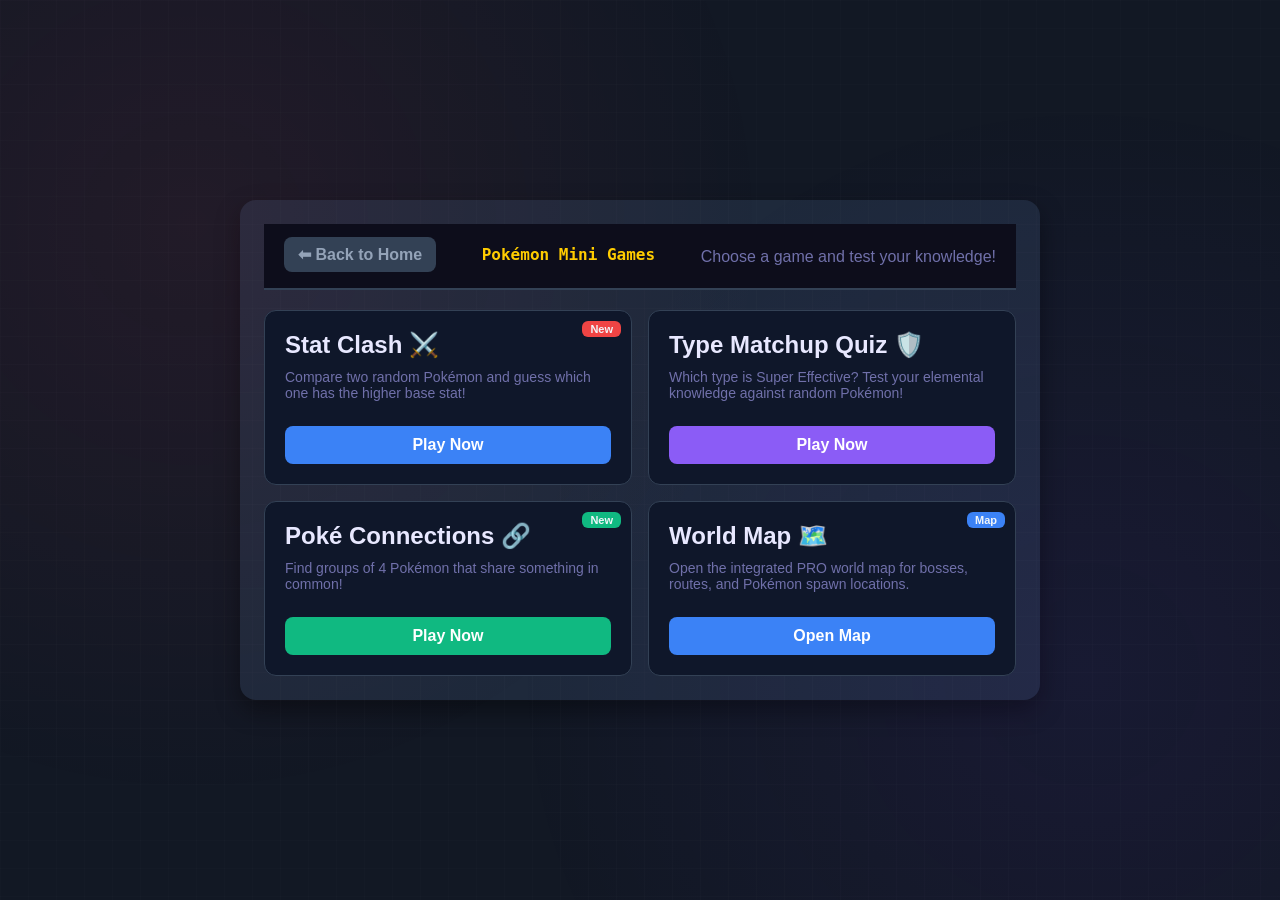
<file: games/index.html>
<!DOCTYPE html>
<html lang="en">
<head>
    <meta charset="UTF-8">
    <meta name="viewport" content="width=device-width, initial-scale=1.0">
    <title>Pokémon Games Hub</title>
    <link rel="icon" type="image/svg+xml" href="Pikachu SVG File.svg">
    <link rel="stylesheet" href="../styles.css">
    <link rel="stylesheet" href="games.css">
</head>
<body>
    <div class="games-hub-container">
        <header class="hub-header">
            <a href="../index.html" class="back-btn">⬅ Back to Home</a>
            <h1 style="color: var(--yel); font-family: 'Press Start 2P', monospace; font-size: 16px;">Pokémon Mini Games</h1>
            <p style="color: var(--dim); margin-top: 5px;">Choose a game and test your knowledge!</p>
        </header>

        <div class="games-grid">
            <!-- Game 1 Card -->
            <div class="game-card">
                <div class="game-badge">New</div>
                <h2 style="color: var(--txt);">Stat Clash ⚔️</h2>
                <p style="color: var(--dim); font-size: 14px; margin: 10px 0;">Compare two random Pokémon and guess which one has the higher base stat!</p>
                <a href="stat-clash/index.html" class="play-btn">Play Now</a>
            </div>

            <!-- Game 2 Card -->
            <div class="game-card">
                <h2 style="color: var(--txt);">Type Matchup Quiz 🛡️</h2>
                <p style="color: var(--dim); font-size: 14px; margin: 10px 0;">Which type is Super Effective? Test your elemental knowledge against random Pokémon!</p>
                <a href="type-matchup/index.html" class="play-btn" style="background: #8b5cf6;">Play Now</a>
            </div>

            <!-- Game 3 Card (NEW: Poké Connections) -->
            <div class="game-card">
                <div class="game-badge" style="background: #10b981;">New</div>
                <h2 style="color: var(--txt);">Poké Connections 🔗</h2>
                <p style="color: var(--dim); font-size: 14px; margin: 10px 0;">Find groups of 4 Pokémon that share something in common!</p>
                <a href="poke-connections/index.html" class="play-btn" style="background: #10b981;">Play Now</a>
            </div>

            <div class="game-card">
                <div class="game-badge" style="background: #3b82f6;">Map</div>
                <h2 style="color: var(--txt);">World Map 🗺️</h2>
                <p style="color: var(--dim); font-size: 14px; margin: 10px 0;">Open the integrated PRO world map for bosses, routes, and Pokémon spawn locations.</p>
                <a href="../poke-map/index.html" class="play-btn" style="background: #3b82f6;">Open Map</a>
            </div>
        </div>
    </div>
</body>
</html>
</file>
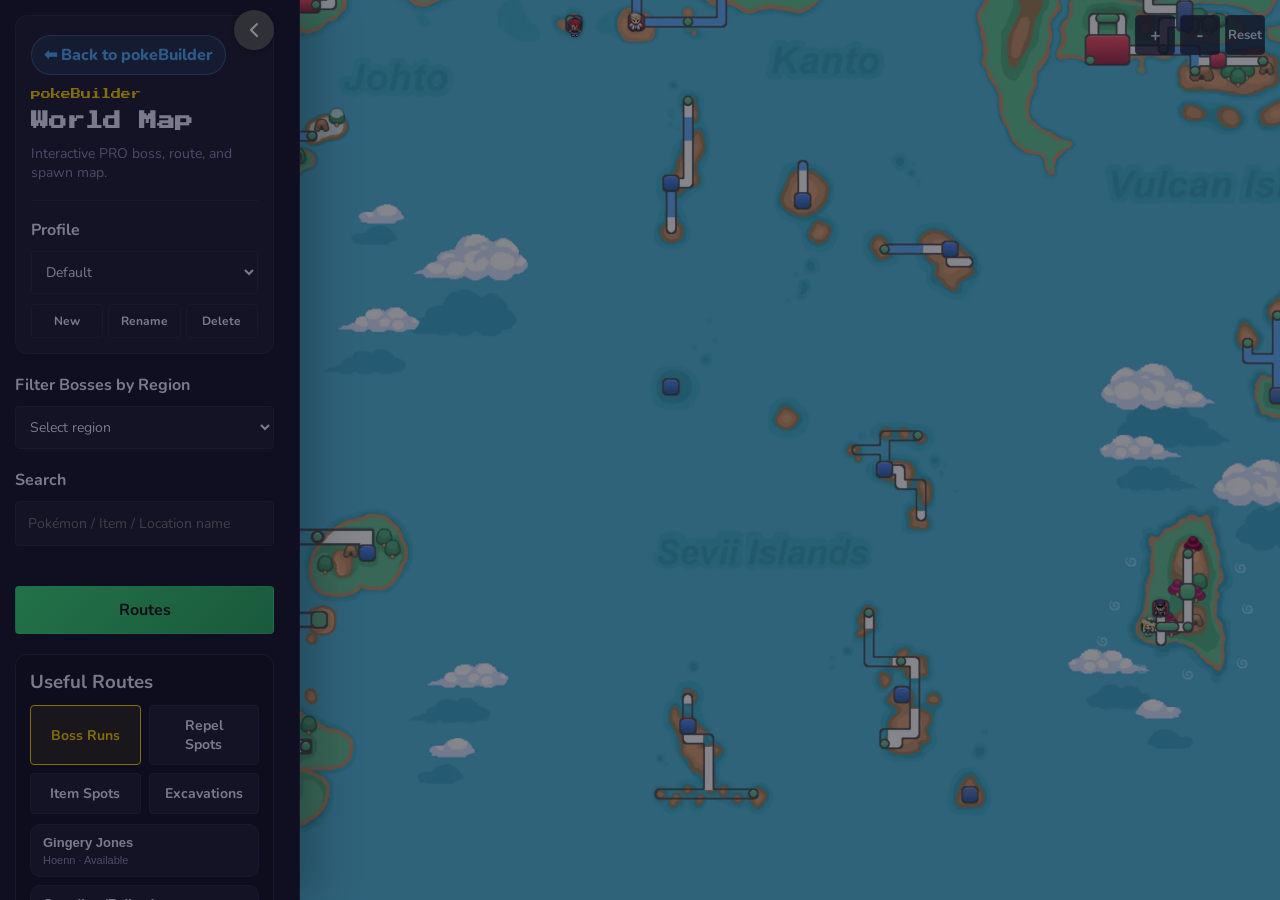
<file: poke-map/index.html>
<!DOCTYPE html>
<html lang="en">
<head>
    <meta charset="UTF-8">
    <meta name="viewport" content="width=device-width, initial-scale=1.0">
    <title>pokeBuilder World Map</title>
    <link href="https://fonts.googleapis.com/css2?family=Press+Start+2P&family=Nunito:wght@400;700;800;900&display=swap" rel="stylesheet">
    <link rel="stylesheet" href="style.css">
    <link rel="icon" href="resources/favicon.ico" type="image/x-icon">
    <link rel="shortcut icon" href="resources/favicon.ico" type="image/x-icon">
    <script src="i18n.js"></script>
    <script src="loading-overlay.js"></script>
</head>
<body>
    <div class="sidebar">
        <div class="profile-container">
            <div class="map-page-header">
                <a href="../index.html" class="back-home-btn">⬅ Back to pokeBuilder</a>
                <div class="map-brand">
                    <div class="map-brand-kicker">pokeBuilder</div>
                    <h1>World Map</h1>
                    <p>Interactive PRO boss, route, and spawn map.</p>
                </div>
            </div>
            <h3 data-i18n="profile.title">Profile</h3>
            <div class="profile-selector-container">
                <select id="profile-selector" class="filter-select"></select>
            </div>
            <div class="profile-actions-container">
                <button id="new-profile-btn" class="control-btn" data-i18n="profile.new">New</button>
                <button id="rename-profile-btn" class="control-btn" data-i18n="profile.rename">Rename</button>
                <button id="delete-profile-btn" class="control-btn" data-i18n="profile.delete">Delete</button>
            </div>
        </div>
        <div class="filter-container">
            <h3 data-i18n="filter.regionFilter">Filter Bosses by Region</h3>
            <select id="region-filter" class="filter-select">
                <option value="" disabled selected data-i18n="filter.selectRegion">Select region</option>
            </select>
        </div>
        <div class="search-container pokemon-search-container">
            <h3 data-i18n="pokesearch.pokemonTitle">Search Pokémon</h3>
            <input type="text" id="pokemon-search" class="search-input" data-i18n-placeholder="pokesearch.pokemonPlaceholder" placeholder="Enter a Pokémon name...">
            <div id="pokemon-search-results" class="search-results"></div>
        </div>
        <div class="route-creator-button-container">
            <button id="route-creator-btn" class="control-btn primary" data-i18n="buttons.routes">Routes</button>
        </div>
        <div class="useful-routes-container">
            <h3>Useful Routes</h3>
            <div class="useful-routes-tabs">
                <button class="control-btn route-preset-btn active" type="button" data-route-preset="bosses">Boss Runs</button>
                <button class="control-btn route-preset-btn" type="button" data-route-preset="repel">Repel Spots</button>
                <button class="control-btn route-preset-btn" type="button" data-route-preset="items">Item Spots</button>
                <button class="control-btn route-preset-btn" type="button" data-route-preset="excavation">Excavations</button>
            </div>
            <div id="useful-routes-panel" class="useful-routes-panel"></div>
        </div>
        <div class="repel-filter-container">
            <input type="checkbox" id="repel-filter-checkbox">
            <label for="repel-filter-checkbox" data-i18n="pokesearch.showOnlyRepel">Show only repel encounters</label>
        </div>
        <div class="toggle-buttons-container">
            <div id="pokestop-toggle-btn" class="pokestop-toggle-btn">
                <img src="resources/pokestop.webp" alt="PokéStop Toggle" title="Show/Hide PokéStops" />
                <span data-i18n="pokestop.title">PokéStop</span>
            </div>
            <div id="boss-toggle-btn" class="boss-toggle-btn">
                <img src="resources/boss.webp" alt="Boss Toggle" title="Show/Hide Bosses" />
                <span data-i18n="boss.toggle">Bosses</span>
            </div>
        </div>
        <div id="route-creator-sidebar" style="display: none;">
            <div class="route-creator-header">
                <button id="return-to-main-btn" class="control-btn" data-i18n="buttons.return">Back</button>
                <div class="route-action-buttons">
                    <button id="save-route-json-btn" class="control-btn" data-i18n="buttons.save">Save</button>
                    <button id="load-route-json-btn" class="control-btn" data-i18n="buttons.load">Load</button>
                </div>
            </div>
            
            <div class="route-selector">
                <select id="route-select" class="filter-select">
                    <option value="" disabled selected data-i18n="route.selectRoute">Select route</option>
                </select>
                <button id="new-route-btn" class="control-btn">+</button>
            </div>
            
            <div id="route-boss-list-container"></div>
            <div id="route-creator-container" style="display: none;">
                <div class="route-search-container">
                    <input type="text" id="boss-search" class="search-input" data-i18n-placeholder="search.bossPlaceholder" placeholder="Search for a boss...">
                    <div id="boss-search-results" class="search-results"></div>
                </div>
                
                <div id="selected-bosses-container">
                </div>
                <button id="save-route-btn" class="control-btn primary" data-i18n="route.saveRoute">Save route</button>
            </div>
            <div class="toggle-buttons-container route-toggle-container">
                <div id="route-pokestop-toggle-btn" class="pokestop-toggle-btn">
                    <img src="resources/pokestop.webp" alt="PokéStop Toggle" title="Show/Hide PokéStops" />
                    <span data-i18n="pokestop.title">PokéStop</span>
                </div>
                <div id="route-boss-toggle-btn" class="boss-toggle-btn">
                    <img src="resources/boss.webp" alt="Boss Toggle" title="Show/Hide Bosses" />
                    <span data-i18n="boss.toggle">Bosses</span>
                </div>
                <div id="route-excavition-toggle-btn" class="pokestop-toggle-btn">
                    <img src="resources/excavition/Excavition.webp" alt="Excavation Toggle" title="Show/Hide Excavations" />
                    <span data-i18n="excavition.title">Excavations</span>
                </div>
            </div>
        </div>

        <div class="page-attribution">
            Adapted from <strong>Pokemon Revolution Map</strong>. Original code © 2025 HeheheM, licensed under the MIT License.
            <a href="LICENSE">View bundled license</a>
        </div>
    </div>
    
    <div id="map-container">
        <div id="map">
            <img id="map-image" src="resources/map.webp" alt="Pokémon world map">
        </div>
        <div class="map-controls">
            <button class="control-btn" id="zoom-in" data-i18n="buttons.zoomIn">+</button>
            <button class="control-btn" id="zoom-out" data-i18n="buttons.zoomOut">-</button>
            <button class="control-btn" id="reset" data-i18n="buttons.reset">Reset</button>
        </div>
    </div>
    
    <div class="tooltip" id="tooltip"></div>
    
    <script src="profile-manager.js"></script>
    <script src="../data/bosses.js"></script>
    <script src="script.js"></script>
    <script src="pokemon-search.js"></script>
    <script src="sidebar-toggle.js"></script>
    <script src="pokestops.js"></script>
    <script src="boss-toggle.js"></script>
    <script src="excavition.js"></script>
    <script src="route-toggle-sync.js"></script>
</body>
</html>
</file>
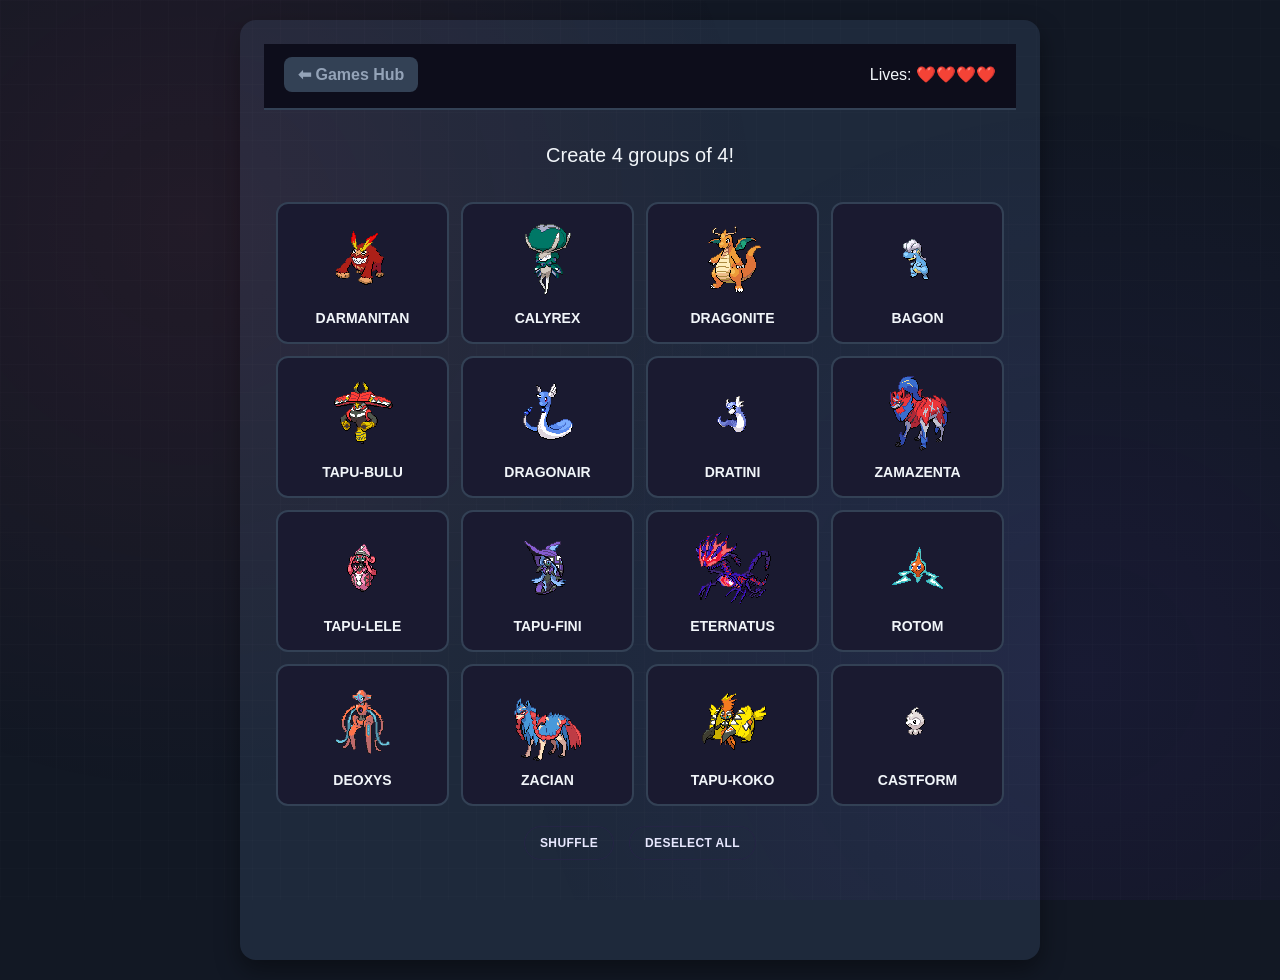
<file: games/poke-connections/index.html>
<!DOCTYPE html>
<html lang="en">
<head>
    <meta charset="UTF-8">
    <meta name="viewport" content="width=device-width, initial-scale=1.0">
    <title>Poké Connections | Pokémon Games</title>
    <link rel="icon" type="image/svg+xml" href="../Pikachu SVG File.svg">
    <link rel="stylesheet" href="../../styles.css">
    <link rel="stylesheet" href="../games.css">
</head>
<body>
    <div class="game-container">
        <header class="game-header">
            <a href="../index.html" class="back-btn">⬅ Games Hub</a>
            <div class="score-board">
                <span>Lives: <b id="lives-count" style="color:#ff6b6b">❤️❤️❤️❤️</b></span>
            </div>
        </header>

        <main class="game-arena">
            <div class="question-banner">
                Create 4 groups of 4!
            </div>

            <!-- Solved Groups Container -->
            <div id="solved-container" class="solved-groups"></div>

            <!-- Grid Container -->
            <div id="grid-container" class="connections-grid"></div>

            <div class="connections-controls">
                <button id="shuffle-btn" class="teamBtn dexBtn">Shuffle</button>
                <button id="deselect-btn" class="teamBtn dexBtn">Deselect All</button>
            </div>

            <div id="feedback-msg" class="feedback-msg"></div>
            <button id="next-puzzle-btn" class="next-btn hidden" onclick="loadNextPuzzle()">Next Puzzle ➡</button>
        </main>
    </div>

    <!-- Data & Logic -->
   <!-- Data -->
    <script src="../../data/pokemon-core.js"></script>
    <script src="../../data/sprites.js"></script>
    <script src="../../utils.js"></script>
    <script src="connections-data.js"></script>
    <script src="poke-connections.js"></script>

    
</body>
</html>
</file>
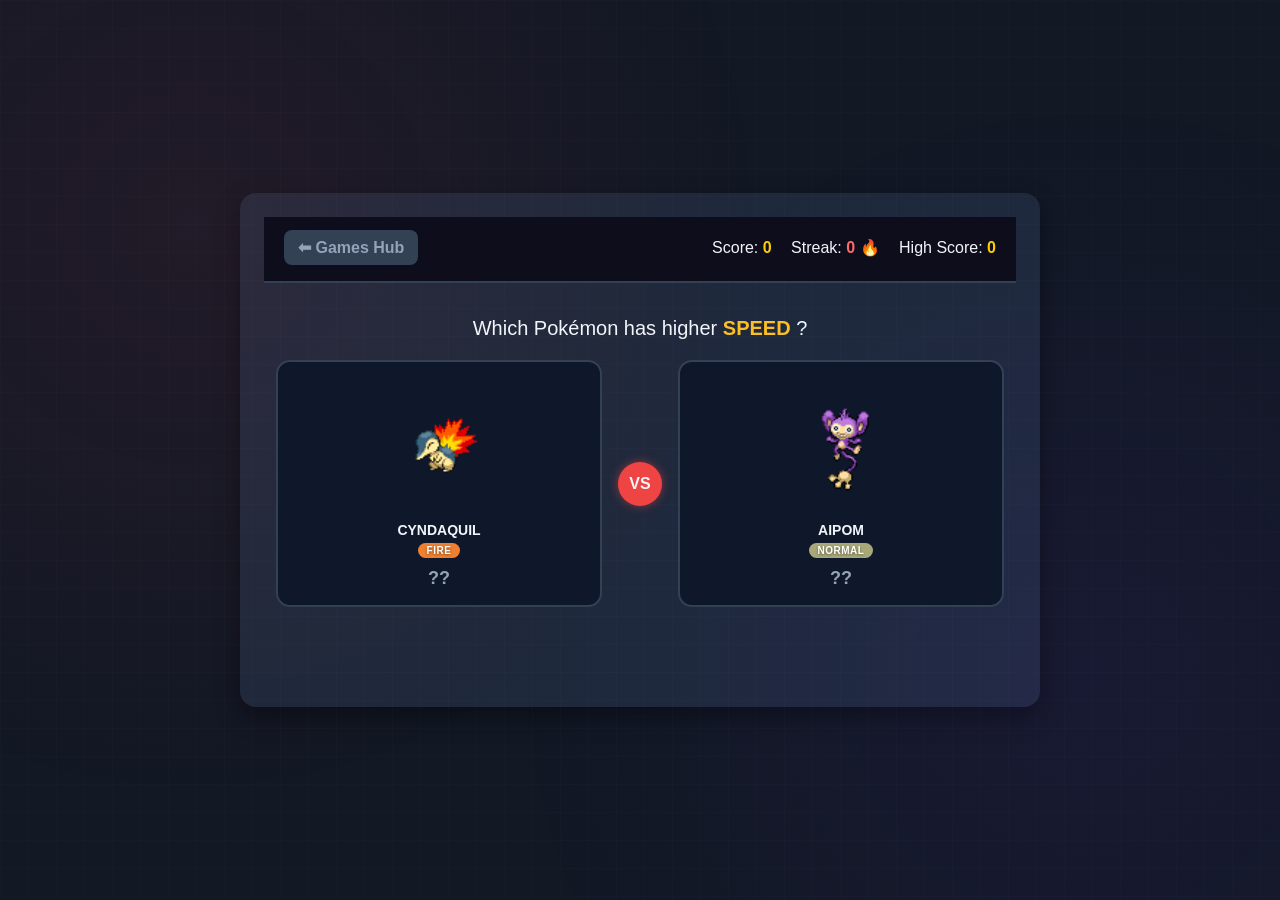
<file: games/stat-clash/index.html>
<!DOCTYPE html>
<html lang="en">
<head>
    <meta charset="UTF-8">
    <meta name="viewport" content="width=device-width, initial-scale=1.0">
    <title>Stat Clash | Pokémon Games</title>
    <!-- Favicon με σωστή διαδρομή -->
    <link rel="icon" type="image/svg+xml" href="../Pikachu SVG File.svg">
    
    <!-- Σωστά paths για τα CSS (δύο επίπεδα πίσω για το styles.css) -->
    <link rel="stylesheet" href="../../styles.css">
    <link rel="stylesheet" href="../games.css">
</head>
<body>
    <div class="game-container">
        <header class="game-header">
            <a href="../index.html" class="back-btn">⬅ Games Hub</a>
            <div class="score-board">
                <span>Score: <b id="current-score" style="color:var(--yel)">0</b></span>
                <span style="margin: 0 15px;">Streak: <b id="streak-score" style="color:#ff6b6b">0 🔥</b></span>
                <span>High Score: <b id="high-score" style="color:var(--yel)">0</b></span>
            </div>
        </header>

        <main class="game-arena">
            <div class="question-banner">
                Which Pokémon has higher <span id="target-stat" class="stat-highlight">...</span>?
            </div>

            <div class="pokemon-matchup" id="matchup-container">
                <!-- Pokémon 1 -->
                <div class="poke-card" id="card-1" onclick="choosePokemon(0)">
                    <div class="poke-img-wrap" id="poke-img-wrap-1"></div>
                    <h3 id="poke-name-1" class="pn">---</h3>
                    <div class="poke-types tr" id="poke-types-1" style="justify-content:center; margin-top:5px;"></div>
                    <div class="stat-result" id="stat-val-1">??</div>
                </div>

                <div class="vs-circle">VS</div>

                <!-- Pokémon 2 -->
                <div class="poke-card" id="card-2" onclick="choosePokemon(1)">
                    <div class="poke-img-wrap" id="poke-img-wrap-2"></div>
                    <h3 id="poke-name-2" class="pn">---</h3>
                    <div class="poke-types tr" id="poke-types-2" style="justify-content:center; margin-top:5px;"></div>
                    <div class="stat-result" id="stat-val-2">??</div>
                </div>
            </div>

            <div id="feedback-msg" class="feedback-msg"></div>
            <button id="next-btn" class="next-btn hidden" onclick="startNewRound()">Next Round ➡</button>
        </main>
    </div>

    <!-- Φόρτωση των δεδομένων με τα σωστά paths (../../ για τον root φάκελο) -->
    <script src="../../data/TC.js"></script>
    <script src="../../data/pokemon-core.js"></script>
    <script src="../../data/base_stats.js"></script>
    <script src="../../data/sprites.js"></script>
    <script src="../../utils.js"></script>
    
    <!-- Λογική Παιχνιδιού (βρίσκεται στον ίδιο φάκελο) -->
    <script src="stat-clash.js"></script>
</body>
</html>
</file>
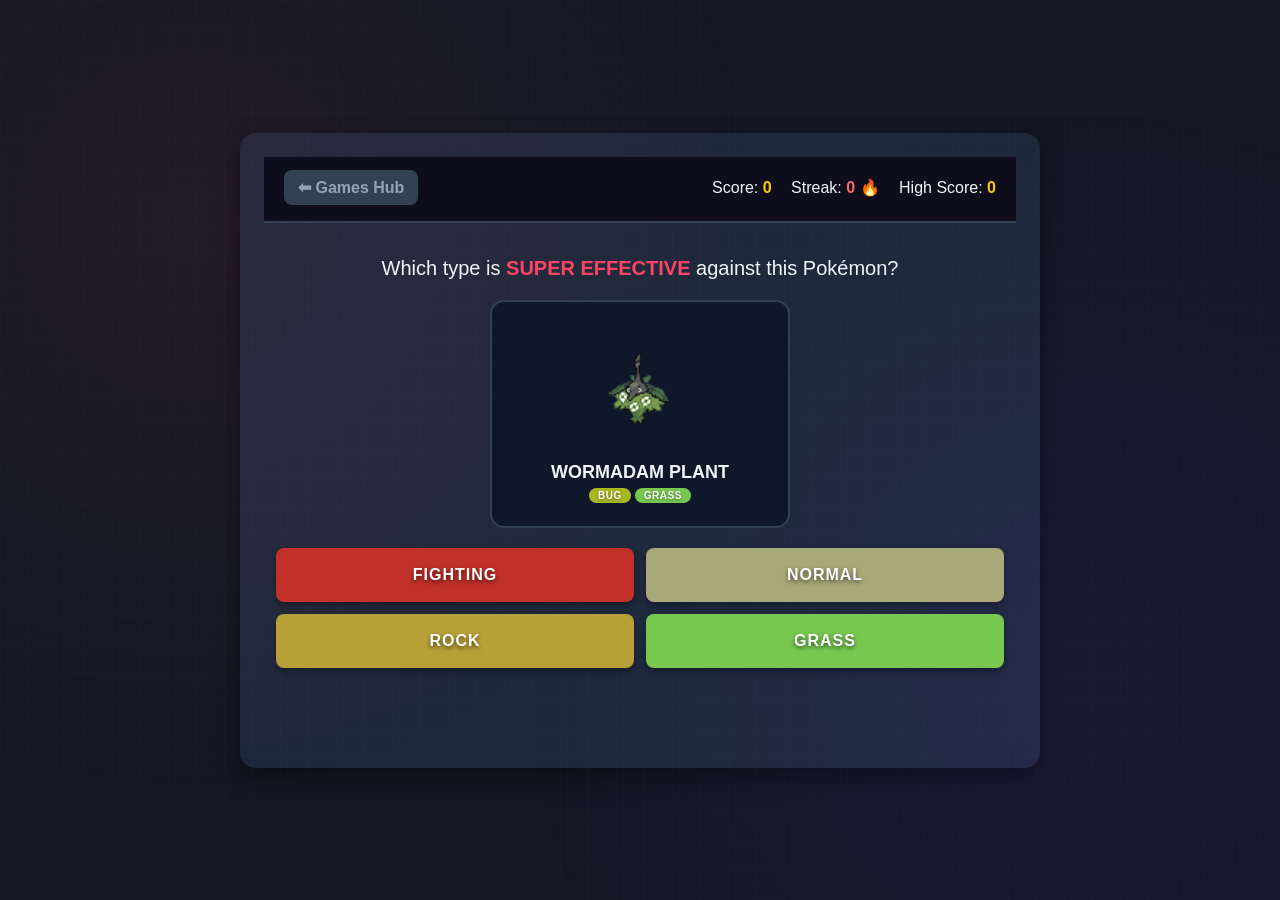
<file: games/type-matchup/index.html>
<!DOCTYPE html>
<html lang="en">
<head>
    <meta charset="UTF-8">
    <meta name="viewport" content="width=device-width, initial-scale=1.0">
    <title>Type Matchup | Pokémon Games</title>
    <!-- Το favicon είναι έναν φάκελο πίσω -->
    <link rel="icon" type="image/svg+xml" href="../Pikachu SVG File.svg">
    <!-- Το βασικό CSS είναι 2 φακέλους πίσω -->
    <link rel="stylesheet" href="../../styles.css">
    <!-- Το games.css είναι 1 φάκελο πίσω -->
    <link rel="stylesheet" href="../games.css">
</head>
<body>
    <div class="game-container">
        <header class="game-header">
            <a href="../index.html" class="back-btn">⬅ Games Hub</a>
            <div class="score-board">
                <span>Score: <b id="current-score" style="color:var(--yel)">0</b></span>
                <span style="margin: 0 15px;">Streak: <b id="streak-score" style="color:#ff6b6b">0 🔥</b></span>
                <span>High Score: <b id="high-score" style="color:var(--yel)">0</b></span>
            </div>
        </header>

        <main class="game-arena">
            <div class="question-banner">
                Which type is <span class="stat-highlight" style="color: #ff4466;">SUPER EFFECTIVE</span> against this Pokémon?
            </div>

            <div class="pokemon-matchup" id="matchup-container" style="justify-content: center; margin-bottom: 20px;">
                <!-- Target Pokémon -->
                <div class="poke-card" id="target-card" style="max-width: 300px; width: 100%; cursor: default;">
                    <div class="poke-img-wrap" id="poke-img-wrap"></div>
                    <h3 id="poke-name" class="pn" style="font-size: 18px;">---</h3>
                    <div class="poke-types tr" id="poke-types" style="justify-content:center; margin-top:5px;"></div>
                </div>
            </div>

            <!-- Type Buttons -->
            <div class="type-options-grid" id="options-container">
                <!-- Buttons injected via JS -->
            </div>

            <div id="feedback-msg" class="feedback-msg"></div>
            <button id="next-btn" class="next-btn hidden" onclick="startNewRound()">Next Round ➡</button>
        </main>
    </div>

    <!-- Data & Utils (2 φακέλους πίσω) -->
    <script src="../../data/TC.js"></script>
    <script src="../../data/pokemon-core.js"></script>
    <script src="../../data/sprites.js"></script>
    <script src="../../utils.js"></script>
    
    <!-- Game Logic (στον ίδιο φάκελο) -->
    <script src="type-matchup.js"></script>
</body>
</html>
</file>
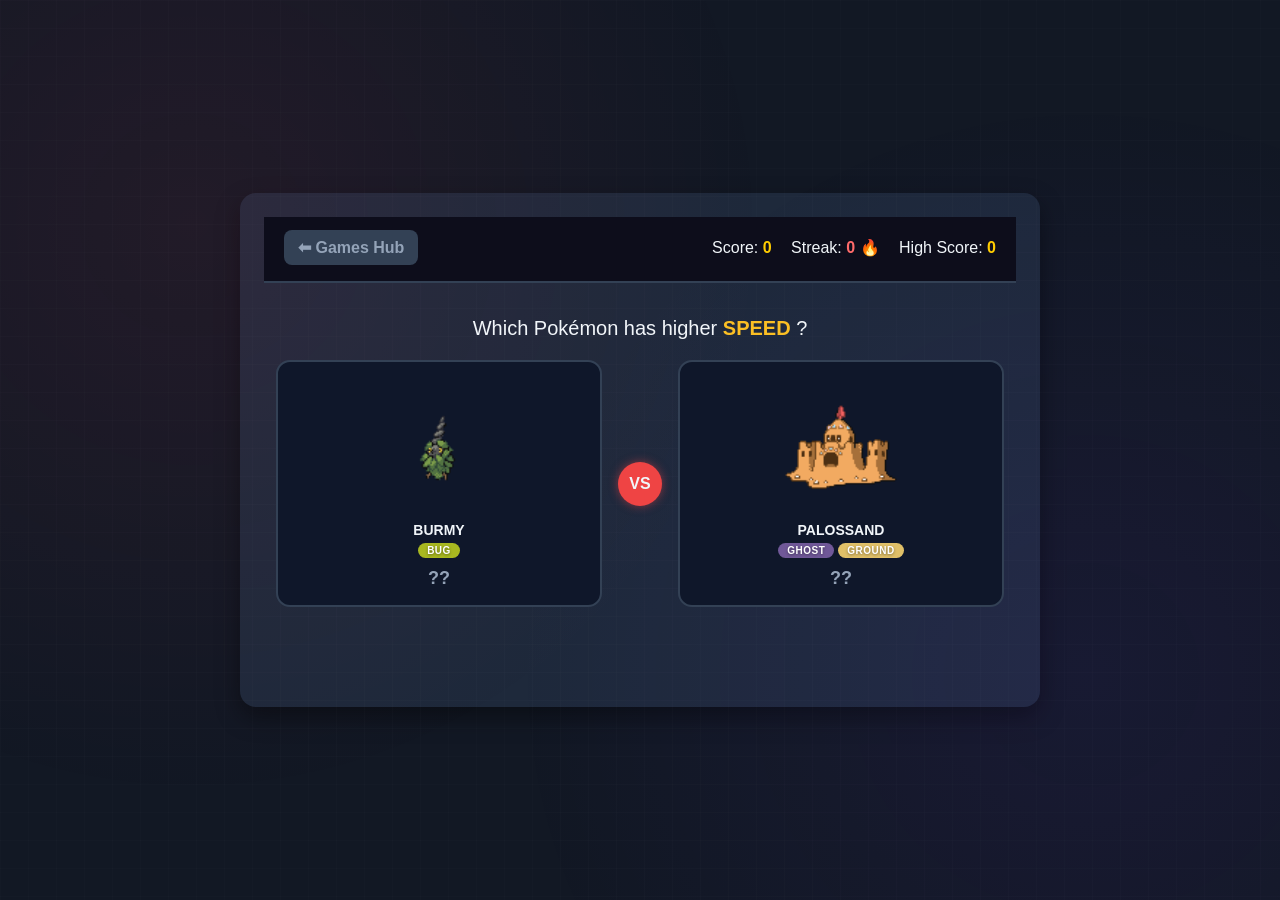
<file: games/stat-clash.html>
<!DOCTYPE html>
<html lang="en">

    <head>
    <meta charset="UTF-8">
    <meta name="viewport" content="width=device-width, initial-scale=1.0">
    <title>Stat Clash | Pokémon Games</title>
    <!-- Το νέο σου Favicon -->
    <link rel="icon" type="image/svg+xml" href="Pikachu SVG File.svg">
    
    <link rel="stylesheet" href="../styles.css">
    <link rel="stylesheet" href="games.css">
</head>
    
<body>
    <div class="game-container">
        <header class="game-header">
            <a href="index.html" class="back-btn">⬅ Games Hub</a>
            <div class="score-board">
                <span>Score: <b id="current-score" style="color:var(--yel)">0</b></span>
                <span style="margin: 0 15px;">Streak: <b id="streak-score" style="color:#ff6b6b">0 🔥</b></span>
                <span>High Score: <b id="high-score" style="color:var(--yel)">0</b></span>
            </div>
        </header>

        <main class="game-arena">
            <div class="question-banner">
                Which Pokémon has higher <span id="target-stat" class="stat-highlight">...</span>?
            </div>

            <div class="pokemon-matchup" id="matchup-container">
                <!-- Pokémon 1 -->
                <div class="poke-card" id="card-1" onclick="choosePokemon(0)">
                    <div class="poke-img-wrap" id="poke-img-wrap-1"></div>
                    <h3 id="poke-name-1" class="pn">---</h3>
                    <div class="poke-types tr" id="poke-types-1" style="justify-content:center; margin-top:5px;"></div>
                    <div class="stat-result" id="stat-val-1">??</div>
                </div>

                <div class="vs-circle">VS</div>

                <!-- Pokémon 2 -->
                <div class="poke-card" id="card-2" onclick="choosePokemon(1)">
                    <div class="poke-img-wrap" id="poke-img-wrap-2"></div>
                    <h3 id="poke-name-2" class="pn">---</h3>
                    <div class="poke-types tr" id="poke-types-2" style="justify-content:center; margin-top:5px;"></div>
                    <div class="stat-result" id="stat-val-2">??</div>
                </div>
            </div>

            <div id="feedback-msg" class="feedback-msg"></div>
            <button id="next-btn" class="next-btn hidden" onclick="startNewRound()">Next Round ➡</button>
        </main>
    </div>

    <!-- Φόρτωση των δεδομένων -->
    <script src="../data/TC.js"></script>
    <script src="../data/pokemon-core.js"></script>
    <script src="../data/base_stats.js"></script>
    <script src="../data/sprites.js"></script>
    <script src="../utils.js"></script>
    
    <!-- Λογική Παιχνιδιού -->
    <script src="stat-clash.js"></script>
</body>
</html>
</file>
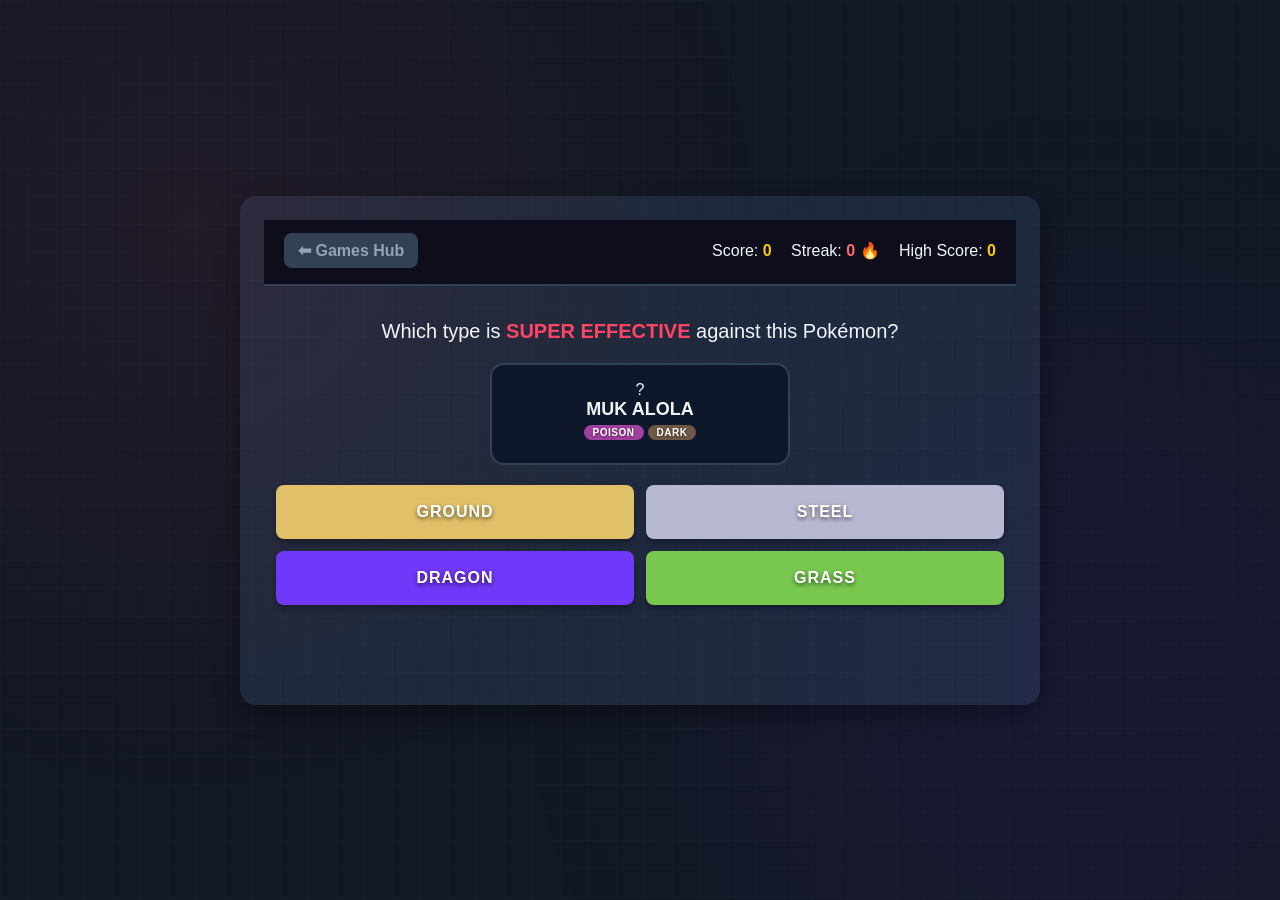
<file: games/type.matchup.html>
<!DOCTYPE html>
<html lang="en">
<head>
    <meta charset="UTF-8">
    <meta name="viewport" content="width=device-width, initial-scale=1.0">
    <title>Type Matchup | Pokémon Games</title>
    <link rel="icon" type="image/svg+xml" href="Pikachu SVG File.svg">
    <link rel="stylesheet" href="../styles.css">
    <link rel="stylesheet" href="games.css">
</head>
<body>
    <div class="game-container">
        <header class="game-header">
            <a href="index.html" class="back-btn">⬅ Games Hub</a>
            <div class="score-board">
                <span>Score: <b id="current-score" style="color:var(--yel)">0</b></span>
                <span style="margin: 0 15px;">Streak: <b id="streak-score" style="color:#ff6b6b">0 🔥</b></span>
                <span>High Score: <b id="high-score" style="color:var(--yel)">0</b></span>
            </div>
        </header>

        <main class="game-arena">
            <div class="question-banner">
                Which type is <span class="stat-highlight" style="color: #ff4466;">SUPER EFFECTIVE</span> against this Pokémon?
            </div>

            <div class="pokemon-matchup" id="matchup-container" style="justify-content: center; margin-bottom: 20px;">
                <!-- Target Pokémon -->
                <div class="poke-card" id="target-card" style="max-width: 300px; width: 100%; cursor: default;">
                    <div class="poke-img-wrap" id="poke-img-wrap"></div>
                    <h3 id="poke-name" class="pn" style="font-size: 18px;">---</h3>
                    <div class="poke-types tr" id="poke-types" style="justify-content:center; margin-top:5px;"></div>
                </div>
            </div>

            <!-- Type Buttons -->
            <div class="type-options-grid" id="options-container">
                <!-- Τα κουμπιά θα μπουν εδώ μέσω JS -->
            </div>

            <div id="feedback-msg" class="feedback-msg"></div>
            <button id="next-btn" class="next-btn hidden" onclick="startNewRound()">Next Round ➡</button>
        </main>
    </div>

    <!-- Data & Utils -->
    <script src="../data/TC.js"></script>
    <script src="../data/pokemon-core.js"></script>
    <script src="../data/sprites.js"></script>
    <script src="../utils.js"></script>
    
    <!-- Game Logic -->
    <script src="type-matchup.js"></script>
</body>
</html>
</file>
<file: styles.css>
:root {
  --bg:#0d0d1a; --surf:#13132a; --surf2:#1a1a30;
  --brd:#252545; --txt:#e8e8ff; --dim:#7070aa;
  --red:#ff4466; --yel:#ffcc00; --r:12px;
}
body.light-mode{
  --bg:#f4f6ff; --surf:#ffffff; --surf2:#eef1ff;
  --brd:#cfd6ff; --txt:#1e2240; --dim:#59608f;
  --red:#e03131; --yel:#f59f00;
}
*{box-sizing:border-box;margin:0;padding:0}
body{background:var(--bg);color:var(--txt);font-family:'Nunito',sans-serif;min-height:100vh}
body::before{
  content:'';position:fixed;inset:0;pointer-events:none;z-index:0;
  background:
    radial-gradient(circle at 15% 25%,rgba(255,68,102,.07) 0,transparent 45%),
    radial-gradient(circle at 85% 75%,rgba(112,56,248,.07) 0,transparent 45%),
    linear-gradient(rgba(255,255,255,.012) 1px,transparent 1px),
    linear-gradient(90deg,rgba(255,255,255,.012) 1px,transparent 1px);
  background-size:100% 100%,100% 100%,28px 28px,28px 28px;
}

/* HEADER */
header {
  position: sticky; top: 0; z-index: 100;
  background: rgba(13,13,26,.97); backdrop-filter: blur(16px);
  border-bottom: 1px solid var(--brd);
  padding: 13px 20px;
  display: flex;
  align-items: center;
  gap: 16px;
  flex-wrap: nowrap;
  overflow-x: auto;
}
.logo{font-family:'Press Start 2P',monospace;font-size:13px;color:var(--yel);
  text-shadow:0 0 24px rgba(255,204,0,.5);white-space:nowrap;}
.logo span{color:var(--red)}
.sw{flex:1;min-width:180px;max-width:460px;position:relative}
#search{
  width:100%;background:var(--surf2);border:1.5px solid var(--brd);border-radius:50px;
  color:var(--txt);font-family:'Nunito',sans-serif;font-size:14px;font-weight:700;
  padding:9px 18px 9px 42px;outline:none;transition:border-color .2s,box-shadow .2s;
}
#search:focus{border-color:var(--red);box-shadow:0 0 0 3px rgba(255,68,102,.14)}
#search::placeholder{color:var(--dim)}
.si{position:absolute;left:14px;top:50%;transform:translateY(-50%);color:var(--dim);pointer-events:none;font-size:15px}

/* NAV BUTTONS CONTAINER (Σπρώχνει τα κουμπιά τέρμα δεξιά σταθερά) */
.nav-buttons {
  display: flex;
  gap: 12px;
  align-items: center;
  margin-left: auto !important;
}

/* --- NEW FILTERS LAYOUT & FORMS --- */
.filters-wrapper {
  display: flex;
  justify-content: space-between;
  align-items: center;
  flex-wrap: wrap;
  padding: 8px 20px 6px;
  gap: 15px;
  position: relative;
  z-index: 1;
}
.filters-wrapper .tfs {
  padding: 0; 
  flex: 1;
  display: flex;
  gap: 5px;
  flex-wrap: wrap;
}
.form-filters {
  display: flex;
  gap: 8px;
  flex-wrap: wrap;
  margin-left: auto !important;
}
.form-btn {
  border: 1.5px solid var(--dim);
  background: transparent;
  color: var(--dim);
  border-radius: 50px;
  padding: 4px 11px;
  font-family: 'Nunito', sans-serif;
  font-size: 10px;
  font-weight: 900;
  text-transform: uppercase;
  letter-spacing: .5px;
  cursor: pointer;
  transition: all .15s;
}
.form-btn:hover {
  border-color: var(--txt);
  color: var(--txt);
}
.form-btn.on {
  background: var(--txt);
  color: var(--bg);
  border-color: var(--txt);
}

/* TYPE FILTERS */
.tf{
  padding:4px 11px;border-radius:50px;border:1.5px solid transparent;
  cursor:pointer;background:transparent;
  font-family:'Nunito',sans-serif;font-size:10px;font-weight:900;
  text-transform:uppercase;letter-spacing:.5px;
  transition:all .15s;opacity:.5;
  color:var(--tf-color, var(--txt));
  border-color:var(--tf-color, transparent);
}
.tf:hover{opacity:.78}
.tf.on{
  opacity:1;
  color:#fff;
  border-color:var(--tf-active, var(--yel));
  background:var(--tf-active, var(--yel));
}

/* STATS */
.sb{
  padding:7px 20px;display:flex;align-items:center;gap:12px;
  position:relative;z-index:1;border-bottom:1px solid var(--brd);
  background:var(--surf);font-size:12px;font-weight:700;color:var(--dim);
}
.sb strong{color:var(--yel)}

/* GRID */
main{position:relative;z-index:1;padding:14px 12px;max-width:1700px;margin:0 auto}
#grid{display:grid;grid-template-columns:repeat(auto-fill,minmax(290px,1fr));gap:9px}

/* CARD */
.card{
  background:var(--surf);border:1px solid var(--brd);border-radius:var(--r);
  padding:11px 13px 11px 15px;
  display:grid;grid-template-columns:72px 1fr;gap:10px;align-items:start;
  transition:transform .15s,box-shadow .2s;position:relative;overflow:hidden;
}
.cardActions{margin-top:10px;display:flex;flex-wrap:wrap;gap:8px}
.mapActionBtn{
  border:1px solid #4dabf7;background:rgba(77,171,247,.12);color:#74c0fc;
  border-radius:999px;padding:6px 10px;font:900 11px 'Nunito',sans-serif;cursor:pointer;
  transition:border-color .15s,transform .15s,background .15s;
}
.mapActionBtn:hover{border-color:#74c0fc;background:rgba(77,171,247,.2);transform:translateY(-1px)}
.card:hover{transform:translateY(-2px);box-shadow:0 8px 28px rgba(0,0,0,.38)}
.ab{position:absolute;left:0;top:0;bottom:0;width:3px;border-radius:12px 0 0 12px}

.sw2{
  width:72px;height:72px;background:var(--surf2);border-radius:10px;
  display:flex;align-items:center;justify-content:center;flex-shrink:0;overflow:hidden;
}
.sw2 img{width:64px;height:64px;object-fit:contain;image-rendering:pixelated;transition:transform .2s}
.card:hover .sw2 img{transform:scale(1.14)}

.info{min-width:0}
.ph{display:flex;align-items:baseline;gap:7px;margin-bottom:5px}
.num{font-size:11px;color:var(--dim);font-weight:800}
.pn{font-size:14px;font-weight:900;text-transform:capitalize;white-space:nowrap;overflow:hidden;text-overflow:ellipsis}
.tr{display:flex;gap:4px;flex-wrap:wrap;margin-bottom:7px}
.tb{padding:2px 9px;border-radius:50px;font-size:10px;font-weight:800;
  text-transform:uppercase;letter-spacing:.5px;color:#fff;text-shadow:0 1px 3px rgba(0,0,0,.45)}

/* DMG */
.db{display:flex;flex-direction:column;gap:3px}
.dr{display:flex;align-items:flex-start;gap:5px}
.dl{font-size:10px;font-weight:900;white-space:nowrap;min-width:52px;padding-top:2px}
.dl.w{color:#ff6b6b} .dl.r{color:#63d471} .dl.im{color:var(--dim)}
.dt{display:flex;gap:3px;flex-wrap:wrap}
.dbw{
  position:relative;display:inline-block;
  padding:1px 7px;border-radius:50px;
  font-size:9.5px;font-weight:800;text-transform:uppercase;
  color:#fff;text-shadow:0 1px 2px rgba(0,0,0,.4);
  margin-right:6px;margin-bottom:2px;
}
.dbw .mx{
  position:absolute;top:-5px;right:-6px;background:var(--bg);color:var(--yel);
  font-size:8px;font-weight:900;border-radius:3px;padding:0 2px;line-height:1.5;
  border:1px solid var(--brd);
}
.dbs{padding:1px 7px;border-radius:50px;font-size:9.5px;font-weight:800;
  text-transform:uppercase;color:#fff;text-shadow:0 1px 2px rgba(0,0,0,.4)}
.ntrl{font-size:10px;color:var(--dim);font-weight:700;padding-top:1px}

.nores{grid-column:1/-1;text-align:center;padding:64px 20px;color:var(--dim)}
.nores .em{font-size:52px;margin-bottom:14px}
.nores p{font-size:15px;font-weight:700}

::-webkit-scrollbar{width:5px}
::-webkit-scrollbar-track{background:var(--bg)}
::-webkit-scrollbar-thumb{background:var(--brd);border-radius:3px}

/* MY TEAM */
.teamBtn {
  border:1.5px solid var(--brd);
  background:transparent;
  color:var(--txt);
  border-radius:50px;
  padding:9px 15px;
  font-family:'Nunito',sans-serif;
  font-size:12px;
  font-weight:900;
  text-transform:uppercase;
  letter-spacing:.4px;
  cursor:pointer;
  box-shadow:none;
  transition:transform .15s,box-shadow .2s, border-color .15s, background .15s;
}
.teamBtn:hover {
  transform:translateY(-1px);
  border-color:var(--yel);
}
.dexBtn {
  margin-left:0;
}
.teamBtn.on {
  border-color:var(--yel);
  background:linear-gradient(135deg,var(--yel),#ff8a00);
  color:#171015;
  box-shadow:0 0 22px rgba(255,204,0,.18);
}
.themeToggle{
  border:1.5px solid var(--brd);
  background:var(--surf2);
  color:var(--txt);
  border-radius:50px;
  padding:8px 11px;
  font:900 12px 'Nunito',sans-serif;
  cursor:pointer;
}
.themeToggle:hover{border-color:var(--yel)}

/* VIEW HIDING RULES (Αποτροπή "πηδήματος" της σελίδας στη μέση) */
body.team-view .sw, body.team-view .filters-wrapper, body.team-view .sb, body.team-view main { display: none !important; }
body.team-view .teamOverlay { position: relative; inset: auto; display: block; z-index: 1; background: transparent; backdrop-filter: none; padding: 0; overflow: visible; }
body.team-view .teamPanel { box-shadow: none; }
body.team-view .teamClose { display: none; }
body.team-view .calcOverlay { display: none; }

body.calc-view .sw, body.calc-view .filters-wrapper, body.calc-view .sb, body.calc-view main { display: none !important; }
body.calc-view .teamOverlay { display: none; }
body.calc-view #calcOverlay { position: relative; inset: auto; display: block; z-index: 1; background: transparent; backdrop-filter: none; padding: 0; overflow: visible; }
body.calc-view .calcViewPanel { box-shadow: none; }
body.calc-view #calcClose { display: none; }

body.dex-view .teamOverlay { display: none; }
body.dex-view .calcOverlay { display: none; }
body.dex-view .sw { display: block; }

@media(max-width:620px){.nav-buttons{margin-left:0;flex:1;justify-content:flex-end}.teamBtn{flex:1;text-align:center}.logo{width:100%}}

.teamOverlay{position:fixed;inset:0;z-index:300;background:rgba(5,5,12,.82);backdrop-filter:blur(10px);display:none;padding:18px;overflow:auto}.teamOverlay.open{display:block}
.teamPanel{width:100%;max-width:none;margin:0;background:var(--surf);border:1px solid var(--brd);border-radius:var(--r);box-shadow:0 22px 80px rgba(0,0,0,.55);overflow:hidden}
.calcOverlay{position:fixed;inset:0;z-index:300;background:rgba(5,5,12,.82);backdrop-filter:blur(10px);display:none;padding:18px;overflow:auto}
.calcViewPanel{width:100%;max-width:none;margin:0;background:var(--surf);border:1px solid var(--brd);border-radius:var(--r);box-shadow:0 22px 80px rgba(0,0,0,.55);overflow:hidden}
.calcViewBody{padding:14px;display:grid;grid-template-columns:1fr;gap:10px}

/* --- FIX FOR SINGLE LINE IN THE TOP BAR (Horizontal Scroll) --- */
.teamTop {
  position: sticky; 
  top: 0; 
  z-index: 2; 
  background: rgba(19, 19, 42, .98); 
  border-bottom: 1px solid var(--brd); 
  padding: 14px 16px 12px 16px !important; 
  display: flex; 
  align-items: center; 
  gap: 12px; 
  flex-wrap: nowrap !important;
  overflow-x: auto;
}
.teamTop::-webkit-scrollbar { height: 6px; }
.teamTop::-webkit-scrollbar-track { background: rgba(0, 0, 0, 0.2); border-radius: 10px; }
.teamTop::-webkit-scrollbar-thumb { background: var(--brd); border-radius: 10px; }
.teamTop::-webkit-scrollbar-thumb:hover { background: var(--dim); }
.teamTitle, .teamTool, .teamReset, .teamClose, .calcClose, .importTool { flex-shrink: 0; white-space: nowrap; }

.teamTitle{font-family:'Press Start 2P',monospace;font-size:12px;color:var(--yel);margin-right:auto}
.teamClose,.calcClose,.teamReset,.teamTool{border:1px solid var(--brd);background:var(--surf2);color:var(--txt);border-radius:50px;padding:8px 12px;font-family:'Nunito',sans-serif;font-weight:900;cursor:pointer}.teamTool{border-color:var(--yel);color:var(--yel);background:rgba(255,204,0,.08);font-size:12px}.importTool{display:inline-flex;align-items:center}.teamReset{border-color:var(--red);color:#fff;background:rgba(255,68,102,.16)}
.teamBody{display:grid;grid-template-columns:minmax(280px,360px) 1fr;gap:0;min-height:620px}.teamPicker{border-right:1px solid var(--brd);padding:14px;background:#101024}
.teamSearch{width:100%;background:var(--surf2);border:1.5px solid var(--brd);border-radius:50px;color:var(--txt);font-family:'Nunito',sans-serif;font-weight:800;padding:10px 14px;outline:none;margin-bottom:10px}.teamSearch:focus{border-color:var(--yel);box-shadow:0 0 0 3px rgba(255,204,0,.13)}
.teamList{display:flex;flex-direction:column;gap:7px;max-height:552px;overflow:auto;padding-right:4px}.pickMon{border:1px solid var(--brd);background:var(--surf);color:var(--txt);border-radius:8px;padding:8px;display:grid;grid-template-columns:46px 1fr;gap:9px;align-items:center;text-align:left;cursor:pointer;transition:border-color .15s,background .15s}.pickMon:hover{border-color:var(--yel);background:#191934}.pickMon img{width:42px;height:42px;object-fit:contain;image-rendering:pixelated;background:var(--surf2);border-radius:8px}.pickName{font-weight:900;text-transform:capitalize;font-size:13px;margin-bottom:4px}.pickTypes{display:flex;gap:4px;flex-wrap:wrap}
.teamSlots{padding:14px;display:grid;grid-template-columns:repeat(auto-fit,minmax(310px,1fr));gap:10px;align-content:start}.slot{border:1px solid var(--brd);background:var(--surf2);border-radius:8px;padding:11px;min-width:0}.slotHead{display:grid;grid-template-columns:56px 1fr auto;gap:10px;align-items:center;margin-bottom:10px}.slotImg{width:56px;height:56px;background:var(--surf);border-radius:9px;display:flex;align-items:center;justify-content:center;color:var(--dim);font-weight:900;overflow:hidden}.slotImg img{width:52px;height:52px;object-fit:contain;image-rendering:pixelated}.slotName{font-weight:900;text-transform:capitalize;white-space:nowrap;overflow:hidden;text-overflow:ellipsis}.slotNum{font-size:11px;color:var(--dim);font-weight:800;margin-bottom:2px}.slotTypes{display:flex;gap:4px;flex-wrap:wrap;margin-top:5px}.clearSlot{width:32px;height:32px;border:1px solid var(--brd);background:var(--surf);color:var(--dim);border-radius:50%;font-weight:900;cursor:pointer}.clearSlot:hover{color:#fff;border-color:var(--red);background:rgba(255,68,102,.14)}
.metaGrid{display:grid;grid-template-columns:1fr 1fr;gap:7px;margin:0 0 9px}
.metaGrid label{display:flex;flex-direction:column;gap:5px;font-size:10px;font-weight:900;color:var(--yel)}
.metaGrid select, .metaGrid input {width:100%;min-width:0;background:var(--bg);border:1px solid var(--brd);border-radius:7px;color:var(--txt);font:800 12px 'Nunito',sans-serif;padding:7px;outline:none;text-transform:capitalize}
.metaGrid select:focus, .metaGrid input:focus {border-color:var(--red)}
@media(max-width:520px){.metaGrid{grid-template-columns:1fr}}
.calcPanel{grid-column:1/-1;border:1px solid var(--brd);background:#101024;border-radius:8px;padding:12px;margin-bottom:2px}
.calcScores{display:grid;grid-template-columns:repeat(2,minmax(0,1fr));gap:8px;margin:8px 0 10px}.calcScores div{border:1px solid var(--brd);background:var(--surf2);border-radius:8px;padding:9px 10px}.calcScores span{display:block;color:var(--dim);font-size:10px;font-weight:900;text-transform:uppercase}.calcScores strong{display:block;color:var(--yel);font-size:18px;line-height:1.15}.calcNotes{display:flex;flex-direction:column;gap:5px;margin-bottom:10px}.calcNotes p{border-left:3px solid var(--yel);background:rgba(255,204,0,.08);border-radius:6px;padding:6px 8px;color:var(--txt);font-size:11px;font-weight:800}
@media(max-width:520px){.calcScores{grid-template-columns:1fr}}
.calcHead{display:flex;align-items:center;justify-content:space-between;gap:10px;margin-bottom:9px}.calcHead strong{color:var(--yel);font-size:13px}.calcHead span{color:var(--dim);font-weight:900;font-size:12px}
.calcSelected{display:flex;gap:5px;flex-wrap:wrap;margin-bottom:10px}.calcSelected span{background:var(--surf2);border:1px solid var(--brd);border-radius:50px;padding:3px 8px;font-size:10px;font-weight:900;text-transform:capitalize;color:var(--txt)}
.calcRows{display:grid;grid-template-columns:repeat(3,minmax(0,1fr));gap:10px}.calcRows b{display:block;color:var(--txt);font-size:11px;margin-bottom:6px}.calcBadges{display:flex;gap:4px;flex-wrap:wrap}.calcBadge{padding:2px 8px;border-radius:50px;font-size:9.5px;font-weight:900;text-transform:uppercase;color:#fff;text-shadow:0 1px 2px rgba(0,0,0,.45)}
.calcThreat{display:inline-flex;align-items:center;gap:5px;border:1px solid var(--brd);border-radius:50px;padding:2px 7px 2px 2px;font-size:10px;font-weight:900;color:var(--txt);background:var(--surf2)}.calcThreat span{border-radius:50px;padding:1px 7px;color:#fff;text-transform:uppercase;text-shadow:0 1px 2px rgba(0,0,0,.45)}.calcNone,.calcEmpty{color:var(--dim);font-size:11px;font-weight:800}.slotActions{display:flex;align-items:center;gap:6px}.calcToggle{border:1px solid var(--brd);background:var(--surf);color:var(--dim);border-radius:50px;padding:7px 9px;font:900 10px 'Nunito',sans-serif;cursor:pointer;white-space:nowrap}.calcToggle.on{border-color:var(--yel);background:rgba(255,204,0,.16);color:var(--yel)}
@media(max-width:980px){.calcRows{grid-template-columns:1fr}.slotActions{flex-direction:column;align-items:flex-end}.calcToggle{font-size:9px;padding:6px 8px}}

/* Responsive bar rows for Speed Tier & Stat Comparison */
.speedBar{display:grid;grid-template-columns:minmax(60px,120px) 1fr 38px;gap:8px;align-items:center;font-size:11px;}
.statBar{display:grid;grid-template-columns:minmax(60px,130px) 1fr 44px;gap:8px;align-items:center;font-size:11px;}
@media(max-width:480px){
  .speedBar,.statBar{grid-template-columns:minmax(50px,90px) 1fr 34px;gap:5px;font-size:10px;}
  .calcPanel{padding:8px;}
  .calcHead strong{font-size:12px;}
}

/* NEW DESIGN FOR MOVES */
.movesGrid {
  display: grid;
  grid-template-columns: repeat(2, minmax(0, 1fr));
  gap: 10px;
  margin-top: 12px;
}
.movePair {
  display: flex;
  align-items: center;
  gap: 10px;
  border: 1px solid var(--brd);
  border-radius: 8px;
  padding: 8px 12px;
  background: rgba(17, 17, 38, 0.6);
}
.movePair label {
  flex: 1;
  display: flex;
  flex-direction: column;
  gap: 5px;
  margin: 0;
  font-size: 10px;
  font-weight: 900;
  color: var(--yel);
}
.movesGrid select {
  width: 100%;
  min-width: 0;
  background: var(--bg);
  border: 1px solid var(--brd);
  border-radius: 7px;
  color: var(--txt);
  font: 800 12px 'Nunito', sans-serif;
  padding: 7px;
  outline: none;
  text-transform: capitalize;
}
.movesGrid select:focus {
  border-color: var(--red);
}
.moveInfo {
  display: flex;
  flex-direction: column;
  gap: 5px;
  align-items: flex-end;
  min-width: 65px;
}
.cat-badge {
  padding: 3px 6px;
  border-radius: 4px;
  font-size: 9.5px;
  font-weight: 900;
  text-transform: uppercase;
  color: #fff;
  text-shadow: 0 1px 2px rgba(0,0,0,0.5);
  display: inline-flex;
  align-items: center;
  gap: 4px;
  letter-spacing: 0.5px;
}
.cat-physical { background: #d94256; border-bottom: 2px solid #a62a3b; }
.cat-special { background: #4b647d; border-bottom: 2px solid #2f4356; }
.cat-status { background: #8a8a8a; border-bottom: 2px solid #5e5e5e; }
.cat-empty { background: transparent; border: 1px dashed var(--dim); color: var(--dim); box-shadow: none; border-bottom: 1px dashed var(--dim); }

@media(max-width: 760px) {
  .movesGrid { grid-template-columns: 1fr; }
}

.statGrid{display:grid;grid-template-columns:repeat(3,minmax(0,1fr));gap:7px}
.statBox{border:1px solid var(--brd);border-radius:8px;padding:7px;background:#111126}
.statBox label{display:block;font-size:10px;font-weight:900;color:var(--yel);margin-bottom:5px}
.statInputs{display:grid;grid-template-columns:1fr 1fr;gap:5px}
.statInputs input{width:100%;min-width:0;background:var(--bg);border:1px solid var(--brd);border-radius:6px;color:var(--txt);font:800 12px 'Nunito',sans-serif;padding:6px;text-align:center;outline:none}
.statInputs input:focus{border-color:var(--red)}
.statBox.boost{border-color:#38d878;background:rgba(56,216,120,.08)}
.statBox.drop{border-color:#ff5570;background:rgba(255,85,112,.08)}
.statBox.boost label{color:#63d471}
.statBox.drop label{color:#ff6b6b}
.statInputs input.ivBoost{border-color:#38d878;color:#8dffb3;box-shadow:0 0 0 2px rgba(56,216,120,.12)}
.statInputs input.ivDrop{border-color:#ff5570;color:#ff9cac;box-shadow:0 0 0 2px rgba(255,85,112,.12)}
.statInputs span{font-size:9px;color:var(--dim);font-weight:900;text-align:center;text-transform:uppercase}
.emptyTeam{grid-column:1/-1;color:var(--dim);font-weight:800;padding:22px;text-align:center;border:1px dashed var(--brd);border-radius:8px;background:rgba(255,255,255,.02)}

@media(max-width:820px){.teamBody{grid-template-columns:1fr}.teamPicker{border-right:0;border-bottom:1px solid var(--brd)}.teamList{max-height:300px}.teamBtn{margin-left:0}.statGrid{grid-template-columns:repeat(2,minmax(0,1fr))}}
@media(max-width:560px){
  #grid{grid-template-columns:1fr}
  .card{grid-template-columns:62px 1fr}
  .sw2{width:62px;height:62px}
  .sw2 img{width:56px;height:56px}
  header{padding:10px 12px}
}

/* Styling for the bar scroll */
header::-webkit-scrollbar { height: 4px; }
header::-webkit-scrollbar-track { background: transparent; }
header::-webkit-scrollbar-thumb { background: var(--brd); border-radius: 2px; }

/* Force elements not to shrink */
.logo, .sw, .teamBtn, .dexBtn, .themeToggle {
  flex-shrink: 0;
  white-space: nowrap;
}

/* Toast notification */
.pk-toast {
    position: fixed;
    bottom: 24px;
    left: 50%;
    transform: translateX(-50%) translateY(20px);
    background: var(--surf2);
    border: 1px solid var(--brd);
    color: var(--txt);
    font-family: 'Nunito', sans-serif;
    font-size: 13px;
    font-weight: 800;
    padding: 10px 20px;
    border-radius: 50px;
    box-shadow: 0 6px 24px rgba(0,0,0,0.4);
    z-index: 99999;
    pointer-events: none;
    opacity: 0;
    transition: opacity .25s, transform .25s;
    white-space: nowrap;
}
.pk-toast.pk-toast-show {
    opacity: 1;
    transform: translateX(-50%) translateY(0);
}

/* Bosses Modal */
#bossesOverlay[aria-hidden="true"] {display: none;}
#bossesOverlay[aria-hidden="false"] {display: flex;}
.bossListItem:hover {background: var(--brd) !important;}
.bossListItem.active {background: var(--brd) !important;}

/* --- TRAINER TOWER VIEW --- */
body.tower-view .sw, 
body.tower-view .tfs, 
body.tower-view .sb, 
body.tower-view main { display: none; }

body.tower-view .teamOverlay { display: none; }
body.tower-view #calcOverlay { display: none; }

body.tower-view #trainerTowerOverlay {
  position: relative; inset: auto; display: block; z-index: 1; 
  background: transparent; backdrop-filter: none; padding: 0; overflow: visible;
}
body.tower-view #trainerTowerOverlay .calcViewPanel { box-shadow: none; }


/**/
body.calc-view #trainerTowerOverlay { display: none !important; }
/**/




/* Trainer Cards Styling */
.trainer-card {
  background: var(--surf2); 
  border-radius: 12px; 
  padding: 15px; 
  text-align: center; 
  display: flex;
  flex-direction: column;
  align-items: center;
  justify-content: space-between;
  cursor: pointer;
  transition: transform 0.2s, box-shadow 0.2s;
  box-shadow: 0 4px 10px rgba(0,0,0,0.3);
}

.trainer-card img {
  width: 80px; height: 80px; object-fit: contain; image-rendering: pixelated; margin-bottom: 10px;
}
.trainer-card h3 {
  margin: 0 0 5px 0; color: var(--txt); font-size: 15px;
}
.trainer-card .trainer-title {
  font-size: 11px; color: var(--dim); margin-bottom: 12px; min-height: 26px;
}
</file>
<file: games/games.css>
* {
    box-sizing: border-box;
    margin: 0;
    padding: 0;
    font-family: -apple-system, BlinkMacSystemFont, "Segoe UI", Roboto, sans-serif;
}

body {
    background: #121824;
    color: #f1f5f9;
    min-height: 100vh;
    display: flex;
    justify-content: center;
    align-items: center;
    padding: 20px;
}

.games-hub-container, .game-container {
    width: 100%;
    max-width: 800px;
    background: #1e293b;
    border-radius: 16px;
    padding: 24px;
    box-shadow: 0 10px 25px rgba(0,0,0,0.4);
}

.hub-header, .game-header {
    display: flex;
    justify-content: space-between;
    align-items: center;
    border-bottom: 2px solid #334155;
    padding-bottom: 16px;
    margin-bottom: 20px;
}

.back-btn {
    color: #94a3b8;
    text-decoration: none;
    font-weight: bold;
    background: #334155;
    padding: 8px 14px;
    border-radius: 8px;
    transition: 0.2s;
}

.back-btn:hover { background: #475569; color: #fff; }

.games-grid {
    display: grid;
    grid-template-columns: repeat(auto-fit, minmax(250px, 1fr));
    gap: 16px;
}

.game-card {
    position: relative;
    background: #0f172a;
    border: 1px solid #334155;
    border-radius: 12px;
    padding: 20px;
    display: flex;
    flex-direction: column;
    justify-content: space-between;
}

.game-badge {
    position: absolute;
    top: 10px;
    right: 10px;
    background: #ef4444;
    font-size: 11px;
    padding: 2px 8px;
    border-radius: 6px;
    font-weight: bold;
}

.play-btn {
    display: inline-block;
    text-align: center;
    background: #3b82f6;
    color: white;
    text-decoration: none;
    padding: 10px;
    border-radius: 8px;
    margin-top: 15px;
    font-weight: bold;
    border: none;
    cursor: pointer;
}

.play-btn:hover:not(:disabled) { background: #2563eb; }
.game-card.locked { opacity: 0.6; }

/* Arena Styles */
.question-banner {
    text-align: center;
    font-size: 20px;
    margin-bottom: 20px;
}

.stat-highlight {
    color: #fbbf24;
    font-weight: bold;
    text-transform: uppercase;
}

.pokemon-matchup {
    display: flex;
    justify-content: space-around;
    align-items: center;
    gap: 16px;
    position: relative;
}

.blurred { filter: blur(4px); opacity: 0.5; }

.poke-card {
    flex: 1;
    background: #0f172a;
    border: 2px solid #334155;
    border-radius: 14px;
    padding: 16px;
    text-align: center;
    cursor: pointer;
    transition: transform 0.2s, border-color 0.2s;
}

.poke-card:hover {
    transform: translateY(-4px);
    border-color: #38bdf8;
}

.poke-card.win { border-color: #22c55e; background: rgba(34, 197, 94, 0.1); }
.poke-card.lose { border-color: #ef4444; background: rgba(239, 68, 68, 0.1); }

.poke-img-wrap img {
    width: 140px;
    height: 140px;
    object-fit: contain;
}

.type-pill {
    font-size: 11px;
    padding: 2px 6px;
    border-radius: 4px;
    margin: 2px;
    text-transform: uppercase;
    display: inline-block;
    background: #475569;
}

.stat-result {
    margin-top: 10px;
    font-size: 18px;
    font-weight: bold;
    color: #94a3b8;
}

.stat-result.revealed { color: #f8fafc; }

.vs-circle {
    background: #ef4444;
    width: 44px;
    height: 44px;
    border-radius: 50%;
    display: flex;
    align-items: center;
    justify-content: center;
    font-weight: 900;
    box-shadow: 0 0 10px rgba(239,68,68,0.5);
}

.feedback-msg {
    text-align: center;
    font-size: 22px;
    font-weight: bold;
    min-height: 30px;
    margin: 16px 0;
}
.feedback-msg.correct { color: #22c55e; }
.feedback-msg.wrong { color: #ef4444; }

.next-btn {
    display: block;
    width: 200px;
    margin: 0 auto;
    background: #22c55e;
    color: white;
    font-size: 16px;
    font-weight: bold;
    padding: 10px;
    border: none;
    border-radius: 8px;
    cursor: pointer;
}

.hidden { display: none !important; }


/* ----------- Type Matchup Quiz Styles --------- */
.type-options-grid {
    display: grid;
    grid-template-columns: 1fr 1fr;
    gap: 12px;
}

.type-btn {
    padding: 16px;
    border-radius: 8px;
    font-weight: 900;
    font-size: 16px;
    text-transform: uppercase;
    letter-spacing: 1px;
    cursor: pointer;
    border: 2px solid transparent;
    color: #fff;
    text-shadow: 0 2px 4px rgba(0,0,0,0.6);
    box-shadow: 0 4px 6px rgba(0,0,0,0.3);
    transition: transform 0.15s, filter 0.15s, opacity 0.2s;
}

.type-btn:hover:not(:disabled) {
    filter: brightness(1.15);
    transform: translateY(-2px);
}

.type-btn:disabled {
    cursor: default;
}

.btn-correct {
    border: 3px solid #fff;
    box-shadow: 0 0 15px rgba(255,255,255,0.6);
    animation: pulse 1s infinite alternate;
}

.btn-wrong {
    border: 3px solid #111;
    filter: grayscale(80%);
}

@keyframes pulse {
    0% { transform: scale(1); }
    100% { transform: scale(1.05); }
}

/* --- Poké Connections Dynamic Grid & Big Sprites --- */
.connections-grid {
    display: grid;
    grid-template-columns: repeat(4, 1fr);
    gap: 12px;
    margin-bottom: 20px;
    width: 100%;
}

.conn-item {
    background: #1a1a30;
    border: 2px solid #334155;
    border-radius: 12px;
    padding: 16px 8px;
    text-align: center;
    cursor: pointer;
    font-weight: 900;
    font-size: clamp(11px, 1.2vw, 14px); /* Δυναμικό κείμενο ανάλογα την οθόνη */
    text-transform: uppercase;
    transition: all 0.2s;
    user-select: none;
    display: flex;
    flex-direction: column;
    align-items: center;
    justify-content: center;
    gap: 10px;
    min-height: clamp(100px, 14vh, 140px); /* Δυναμικό ύψος κάρτας */
}

/* Μεγαλύτερα Icons/Sprites δυναμικά */
.conn-item img {
    width: clamp(50px, 7vw, 80px);
    height: clamp(50px, 7vw, 80px);
    object-fit: contain;
    image-rendering: pixelated;
}

.conn-item.selected {
    background: #334155;
    border-color: #fbbf24;
    color: #fbbf24;
    transform: scale(0.96);
}

.connections-controls {
    display: flex;
    justify-content: center;
    gap: 15px;
    margin-top: 10px;
}

/* Solved Rows - Ελαφρύ Πράσινο (Light Green) */
.solved-groups {
    display: flex;
    flex-direction: column;
    gap: 10px;
    margin-bottom: 15px;
    width: 100%;
}

.solved-row {
    display: flex;
    flex-direction: column;
    justify-content: center;
    align-items: center;
    border-radius: 12px;
    padding: 14px;
    text-align: center;
    color: #064e3b; /* Σκοτεινό πράσινο κείμενο για τέλεια αντίθεση */
    animation: popIn 0.4s cubic-bezier(0.175, 0.885, 0.32, 1.275);
    box-shadow: 0 4px 12px rgba(0,0,0,0.2);
}

/* Ελαφρύ πράσινο φόντο αντί για κίτρινο */
.solved-row.diff-easy,
.solved-row.diff-medium,
.solved-row.diff-hard,
.solved-row.diff-tricky {
    background-color: #bbf7d0; /* Light Green / Mint */
    border: 2px solid #4ade80;
}

.solved-row .solved-sprites {
    display: flex;
    gap: 16px;
    margin-bottom: 6px;
}

/* Μεγαλύτερα sprites και στην πάνω μπάρα */
.solved-row .solved-sprites img {
    width: clamp(40px, 5vw, 60px);
    height: clamp(40px, 5vw, 60px);
    object-fit: contain;
    image-rendering: pixelated;
    filter: drop-shadow(0 2px 4px rgba(0,0,0,0.15));
}

.solved-row h3 { 
    font-size: clamp(14px, 1.5vw, 17px); 
    font-weight: 900; 
    margin-bottom: 2px; 
    text-transform: uppercase;
    letter-spacing: 0.5px;
}

.solved-row p { 
    font-size: clamp(12px, 1.2vw, 14px); 
    font-weight: 800; 
    opacity: 0.85; 
}

.solved-row h3 { font-size: 16px; margin-bottom: 5px; text-transform: uppercase;}
.solved-row p { font-size: 14px; font-weight: bold; }

/* Colors for difficulties */
.diff-easy { background-color: #fde047; }
.diff-medium { background-color: #86efac; }
.diff-hard { background-color: #93c5fd; }
.diff-tricky { background-color: #c084fc; }

@keyframes popIn {
    0% { transform: scale(0.8); opacity: 0; }
    100% { transform: scale(1); opacity: 1; }
}

/* --- Connections Animations --- */
.conn-item.shake-red {
    background: rgba(239, 68, 68, 0.2);
    border-color: #ef4444;
    color: #ef4444;
    animation: shake 0.5s ease-in-out;
}

.conn-item.pop-green {
    background: rgba(34, 197, 94, 0.2);
    border-color: #22c55e;
    color: #22c55e;
    transform: scale(1.05);
}

@keyframes shake {
    0%, 100% { transform: translateX(0); }
    20%, 60% { transform: translateX(-5px); }
    40%, 80% { transform: translateX(5px); }
}

.solved-row {
    display: flex;
    flex-direction: column;
    justify-content: center;
    align-items: center;
    border-radius: 8px;
    padding: 10px;
    text-align: center;
    color: #111;
    animation: popIn 0.4s cubic-bezier(0.175, 0.885, 0.32, 1.275);
    margin-bottom: 10px;
}

.solved-row .solved-sprites {
    display: flex;
    gap: 15px;
    margin-bottom: 5px;
}

.solved-row .solved-sprites img {
    width: 48px;
    height: 48px;
    object-fit: contain;
    filter: drop-shadow(0 2px 3px rgba(0,0,0,0.3));
}

.solved-row h3 { font-size: 15px; font-weight: 900; margin-bottom: 2px; text-transform: uppercase;}
.solved-row p { font-size: 13px; font-weight: 800; opacity: 0.8; }
</file>
<file: poke-map/style.css>
@import url('https://fonts.googleapis.com/css2?family=Press+Start+2P&family=Nunito:wght@400;700;800;900&display=swap');

:root {
    --map-bg: #0d0d1a;
    --map-surf: #13132a;
    --map-surf-2: #1a1a30;
    --map-brd: #252545;
    --map-txt: #e8e8ff;
    --map-dim: #8b8bb7;
    --map-yellow: #ffcc00;
    --map-red: #ff4466;
    --map-blue: #4dabf7;
    --map-green: #38d878;
}

body.light-mode {
    --map-bg: #f4f6ff;
    --map-surf: #ffffff;
    --map-surf-2: #eef1ff;
    --map-brd: #cfd6ff;
    --map-txt: #1e2240;
    --map-dim: #59608f;
    --map-yellow: #f59f00;
    --map-red: #e03131;
    --map-blue: #3b82f6;
    --map-green: #2f9e44;
}

body {
    margin: 0;
    padding: 0;
    overflow: hidden;
    background: var(--map-bg);
    font-family: 'Nunito', sans-serif;
    color: var(--map-txt);
    display: flex;
    height: 100vh;
    position: relative;
}

body::before {
    content: '';
    position: fixed;
    inset: 0;
    pointer-events: none;
    background:
        radial-gradient(circle at 15% 25%, rgba(255, 68, 102, 0.08) 0, transparent 42%),
        radial-gradient(circle at 85% 75%, rgba(77, 171, 247, 0.08) 0, transparent 42%),
        linear-gradient(rgba(255, 255, 255, 0.012) 1px, transparent 1px),
        linear-gradient(90deg, rgba(255, 255, 255, 0.012) 1px, transparent 1px);
    background-size: 100% 100%, 100% 100%, 28px 28px, 28px 28px;
}

/* Panel boczny */
/* .sidebar {
    width: 300px;
    background-color: #444;
    padding: 15px;
    display: flex;
    flex-direction: column;
    justify-content: space-between;
    height: 100vh;
    box-sizing: border-box;
    position: relative;
} */

/* Kontener mapy */
#map-container {
    flex: 1;
    position: relative;
    overflow: hidden;
}

/* Kontrolki mapy */
.map-controls {
    position: absolute;
    top: 15px;
    right: 15px;
    z-index: 50;
    display: flex;
    gap: 5px;
}

.map-controls .control-btn {
    width: 40px;
    height: 40px;
    font-size: 18px;
    display: flex;
    align-items: center;
    justify-content: center;
    opacity: 0.8;
}

.map-controls .control-btn:hover {
    opacity: 1;
}

/* Mapa */
#map {
    position: absolute;
    transform-origin: 0 0;
    cursor: grab;
}

#map:active {
    cursor: grabbing;
}

#map img {
    display: block;
}

/* Przyciski */
.control-btn {
    padding: 10px 15px;
    border: none;
    border-radius: 4px;
    background-color: #555;
    color: white;
    cursor: pointer;
    font-size: 14px;
    font-weight: bold;
    transition: background-color 0.2s;
}

.control-btn#reset {
    font-size: 13px; /* Większa czcionka tylko dla przycisku Reset */
    /* możesz też dodać inne specyficzne style, np.: */
    /* font-weight: bold; */
    /* padding: 10px 20px; */
}

.control-btn:hover {
    background-color: #666;
}

.control-btn.primary {
    background-color: #4CAF50;
}

.control-btn.primary:hover {
    background-color: #3e8e41;
}

/* Tooltip */
.tooltip {
    position: absolute;
    background-color: rgba(0, 0, 0, 0.8);
    color: white;
    padding: 8px 12px;
    border-radius: 5px;
    font-size: 14px;
    pointer-events: none;
    opacity: 0;
    transition: opacity 0.2s;
    white-space: nowrap;
    z-index: 100;
}

/* Wyszukiwarka */
.search-container {
    margin-bottom: 20px;
    position: relative;
}

.search-container h3 {
    margin-top: 0;
    margin-bottom: 10px;
    color: #eee;
    font-size: 16px;
}

.search-input {
    width: 100%;
    padding: 12px;
    border: 1px solid #777;
    border-radius: 4px;
    background-color: #555;
    color: white;
    box-sizing: border-box;
    font-size: 14px;
}

.search-input:focus {
    outline: none;
    border-color: #4CAF50;
}

.search-results {
    position: absolute;
    top: calc(100% - 5px);
    left: 0;
    width: 100%;
    max-height: 300px;
    overflow-y: auto;
    background-color: #555;
    border: 1px solid #777;
    border-radius: 0 0 4px 4px;
    z-index: 100;
    display: none;
}

.search-result-item {
    padding: 10px 15px;
    cursor: pointer;
    border-bottom: 1px solid #666;
    transition: background-color 0.2s;
}

.search-result-item:hover {
    background-color: #666;
}

.search-result-item:last-child {
    border-bottom: none;
}


/* Lokalizacje na mapie */
.location-point {
    position: absolute;
    width: 12px;
    height: 12px;
    background-color: rgba(0, 180, 255, 0.8);
    border: 2px solid rgba(255, 255, 255, 0.8);
    border-radius: 50%;
    transform: translate(-50%, -50%);
    cursor: pointer;
    z-index: 10;
}

.location-point.current {
    background-color: #ff9800;
    border-color: white;
    width: 16px;
    height: 16px;
    z-index: 20;
}

/* Obszar lokalizacji */
.area-polygon {
    position: absolute;
    z-index: 8;
    cursor: pointer;
}

.area-polygon polygon {
    /* stroke: rgba(255, 204, 0, 0.8); */
    stroke-width: 2px;
    fill: rgba(255, 204, 0, 0);
}

.area-polygon.current polygon {
    /* stroke: rgba(255, 152, 0, 0.8); */
    stroke-width: 3px;
    fill: rgba(255, 153, 0, 0);
}
/* Style dla ikon bossów */
.boss-icon {
    position: absolute;
    width: 40px;
    height: 40px;
    transform: translate(-50%, -50%);
    z-index: 25;
    cursor: pointer;
    transition: transform 0.2s ease;
}

.boss-icon:hover {
    transform: translate(-50%, -50%) scale(1.2);
}

.boss-icon img {
    width: 100%;
    height: 100%;
    object-fit: contain;
    filter: drop-shadow(0 0 4px rgba(0, 0, 0, 0.5));
}

/* Style dla tooltip'a bossów */
.boss-tooltip {
    position: fixed;
    background-color: var(--map-surf);
    color: var(--map-txt);
    border-radius: 8px;
    box-shadow: 0 5px 15px rgba(0, 0, 0, 0.3);
    max-width: 400px;
    max-height: 80vh;
    overflow-y: auto;
    z-index: 1000;
    font-size: 14px;
    line-height: 1.5;
    padding: 0;
    display: none;
}

.boss-tooltip-header {
    background-color: var(--map-surf-2);
    padding: 10px 15px;
    border-radius: 8px 8px 0 0;
    display: flex;
    justify-content: space-between;
    align-items: center;
    border-bottom: 1px solid var(--map-brd);
}

.boss-tooltip-header h3 {
    margin: 0;
    color: var(--map-txt);
    font-size: 18px;
}

.close-tooltip {
    cursor: pointer;
    font-size: 20px;
    color: #aaa;
}

.close-tooltip:hover {
    color: #fff;
}

.boss-tooltip-content {
    padding: 15px;
}

.boss-tooltip-content p {
    margin: 8px 0;
}

.boss-requirements, .boss-rewards {
    margin-top: 12px;
}

.boss-tooltip h4 {
    margin: 10px 0 5px;
    color: #4CAF50;
    font-size: 16px;
}

.boss-tooltip h5 {
    margin: 8px 0 5px;
    color: #FFC107;
    font-size: 15px;
}

.boss-tooltip ul {
    margin: 5px 0;
    padding-left: 20px;
}

.boss-tooltip li {
    margin-bottom: 4px;
}

.reward-difficulty {
    margin-bottom: 10px;
    padding-left: 5px;
    border-left: 3px solid #555;
}


/* .reward-difficulty-hard h5 {
    color: #F44336;
}

.reward-difficulty-medium h5 {
    color: #FFC107;
}

.reward-difficulty-easy h5 {
    color: #4CAF50;
} */
/* Style dla filtra regionów */
.filter-container {
    margin-bottom: 20px;
}

.filter-container h3 {
    margin-top: 0;
    margin-bottom: 10px;
    color: #eee;
    font-size: 16px;
}

.filter-select {
    width: 100%;
    padding: 10px;
    border: 1px solid #777;
    border-radius: 4px;
    background-color: #555;
    color: white;
    box-sizing: border-box;
    font-size: 14px;
    cursor: pointer;
}

.filter-select:focus {
    outline: none;
    border-color: #4CAF50;
}

.filter-select option {
    background-color: #444;
    color: white;
    padding: 8px;
}


.route-creator-header h3 {
    margin: 0 0 0 15px;
    font-size: 16px;
    color: #eee;
}

.route-selector {
    display: flex;
    gap: 10px;
    margin-bottom: 20px;
}

.route-selector select {
    flex: 1;
}

.route-selector button {
    width: 40px;
    height: 40px;
    padding: 0;
    font-size: 18px;
}


.remove-boss-btn:hover {
    color: #ff4545;
}

.route-line {
    pointer-events: none;
}
#boss-search-results {
    position: absolute;
    top: calc(100% - 5px);
    left: 0;
    width: 100%;
    max-height: 300px;
    overflow-y: auto;
    background-color: #555;
    border: 1px solid #777;
    border-radius: 0 0 4px 4px;
    z-index: 100;
}

.route-search-container {
    position: relative;
    margin-bottom: 20px;
}

/* Make sidebar scrollable if content is too long */
#selected-bosses-container {
    max-height: 50vh;
    overflow-y: auto;
    margin-bottom: 20px;
}
#route-boss-list-container {
    display: block;
    margin-top: 20px;
    max-height: calc(100vh - 250px);
    overflow-y: auto;
    padding: 10px;
    background-color: #444;
    border-radius: 5px;
}


.boss-number {
    min-width: 24px;
    height: 24px;
    background-color: red;
    color: white;
    border-radius: 50%;
    display: flex;
    align-items: center;
    justify-content: center;
    font-weight: bold;
    margin-right: 10px;
    flex-shrink: 0;
}

.boss-image {
    width: 40px;
    height: 40px;
    margin-right: 10px;
    flex-shrink: 0;
}

.boss-image img {
    width: 100%;
    height: 100%;
    object-fit: contain;
    border-radius: 5px;
    box-shadow: 0 2px 4px rgba(0, 0, 0, 0.2);
}

.boss-details {
    flex-grow: 1;
    overflow: hidden;
    padding-right: 5px;
}

.boss-name {
    font-weight: bold;
    white-space: nowrap;
    overflow: hidden;
    text-overflow: ellipsis;
}

.boss-location {
    font-size: 12px;
    color: #aaa;
    white-space: nowrap;
    overflow: hidden;
    text-overflow: ellipsis;
}

.route-header {
    font-size: 16px;
    font-weight: bold;
    padding: 10px 0;
    margin-bottom: 10px;
    border-bottom: 1px solid #555;
    color: #fff;
    text-align: center;
}

.route-number {
    position: absolute;
    background-color: red;
    color: white;
    border-radius: 50%;
    width: 24px;
    height: 24px;
    display: flex;
    align-items: center;
    justify-content: center;
    font-weight: bold;
    z-index: 30;
    transform: translate(-50%, -50%);
    box-shadow: 0 0 5px rgba(0, 0, 0, 0.5);
}

/* Make sidebar scrollable if content is too long */
#selected-bosses-container, .route-boss-list-container {
    max-height: 50vh;
    overflow-y: auto;
    margin-bottom: 20px;
}

.route-boss-list-container {
    margin-top: 20px;
    overflow-y: auto;
    flex-grow: 1;
    max-height: calc(100vh - 250px); /* Zapewnia, że kontener zajmie całą dostępną przestrzeń */
}

/* Hide scrollbar for Chrome, Safari and Opera */
.poketeam-badges::-webkit-scrollbar {
    display: none;
}
/* Style for PokeTeam badges container */
.poketeam-badges {
    display: grid;
    grid-template-columns: repeat(3, 1fr); /* Exactly 3 columns */
    gap: 4px;
    margin-top: 8px;
    width: 100%;
    overflow: visible;
}

/* Base style for individual PokeTeam badge */
.poketeam-badge {
    border-radius: 4px;
    padding: 3px 6px;
    font-size: 10px;
    color: #fff;
    display: inline-block;
    margin: 2px;
    white-space: nowrap;
    overflow: hidden;
    text-overflow: ellipsis;
    text-align: center;
}

/* Custom styles for different badge types */
.poketeam-badge-classic {
    background-color: #4b4469;
    border: 1px solid #4b4469;
}

.poketeam-badge-mega {
    background-color: #45869e;
    border: 1px solid #45869e;
}

.poketeam-badge-stealth {
    background-color: #bbaa66;
    border: 1px solid #888888;
}

.poketeam-badge-mold {
    background-color: #ae6565;
    border: 1px solid #ae6565;
}

.poketeam-badge-special {
    background-color: #ff0202;
    border: 1px solid #ff0202;
}

.poketeam-badge-membership {
    background-color: #700107;
    border: 1px solid #700107;
}

.poketeam-badge-guild {
    background-color: #700107;
    border: 1px solid #700107;
    color: #333;
}

/* Combined badge styles */
.poketeam-badge-stealthmold {
    background: linear-gradient(to right, #bbaa66, #bbaa66 40%, #ae6565 60%, #ae6565);
    border: 1px solid #555;
}

/* Default badge style for any undefined type */
.poketeam-badge-default {
    background-color: #333;
    border: 1px solid #555;
}

/* Also hide scrollbar in the emergency-boss-container */
#emergency-boss-container {
    -ms-overflow-style: none;  /* IE and Edge */
    scrollbar-width: none;  /* Firefox */
}

#emergency-boss-container::-webkit-scrollbar {
    display: none;
}
.sidebar {
    width: 300px;
    background-color: #444;
    padding: 15px;
    display: flex;
    flex-direction: column;
    height: 100vh;
    box-sizing: border-box;
    overflow-y: scroll;
    overflow-x: hidden;
    overscroll-behavior: contain;
    scrollbar-gutter: stable;
    scrollbar-width: thin;
    scrollbar-color: rgba(77, 171, 247, 0.85) rgba(255, 255, 255, 0.08);
}

.sidebar::-webkit-scrollbar {
    width: 10px;
}

.sidebar::-webkit-scrollbar-track {
    background: rgba(255, 255, 255, 0.08);
    border-radius: 999px;
}

.sidebar::-webkit-scrollbar-thumb {
    background: rgba(77, 171, 247, 0.85);
    border-radius: 999px;
    border: 2px solid transparent;
    background-clip: padding-box;
}

.sidebar::-webkit-scrollbar-thumb:hover {
    background: rgba(77, 171, 247, 1);
    background-clip: padding-box;
}

/* Top section containing search and filter */
.sidebar-top {
    flex: 0 0 auto;
}

/* Bottom section with buttons that should be at the bottom */
.sidebar-bottom {
    margin-top: auto;
    display: flex;
    flex-direction: column;
    gap: 15px;
    padding-bottom: 10px;
}

/* Image button styles */
.image-btn {
    background: none;
    border: none;
    padding: 0;
    cursor: pointer;
    transition: transform 0.2s;
    width: 260px;
    margin: 0 auto;
}

.image-btn:hover {
    transform: scale(1.05);
}

.image-btn img {
    width: 100%;
    height: auto;
    /* max-width: 260px; */
    max-height: 140px;
    display: block;
}

.route-creator-button-container {
    margin-top: 20px;
    margin-bottom: 20px;
}
/* Bottom controls with load JSON button */
.bottom-controls {
    margin-top: auto;
    display: flex;
    gap: 10px;
    padding-bottom: 10px;
}
.route-creator-button-container .control-btn {
    width: 100%;
    padding: 12px;
    font-size: 16px;
}

/* Drag and drop styles */
.selected-boss {
    position: relative;
    display: flex;
    justify-content: space-between;
    align-items: center;
    background-color: #555;
    border-radius: 4px;
    padding: 10px 15px;
    margin-bottom: 10px;
    color: white;
    cursor: grab;
    transition: background-color 0.2s, box-shadow 0.2s;
}

.selected-boss:hover {
    background-color: #666;
}

.selected-boss.dragging {
    opacity: 0.5;
    box-shadow: 0 0 10px rgba(0, 0, 0, 0.5);
    cursor: grabbing;
}

.selected-boss.drag-over {
    border: 2px dashed #4CAF50;
}

.drag-handle {
    display: flex;
    align-items: center;
    justify-content: center;
    padding: 0 5px;
    cursor: grab;
    font-size: 16px;
    color: #aaa;
    margin-left: 10px;
}

.drag-handle:hover {
    color: white;
}

.boss-list-item {
    display: flex;
    align-items: center;
    width: calc(100% - 20px); /* Make room for drag handle */
}

.remove-boss-btn {
    background: none;
    border: none;
    color: #ff6b6b;
    font-size: 18px;
    cursor: pointer;
    margin-left: auto;
}

.weekly-kills-counter {
    margin-top: 20px;
    background-color: #333;
    padding: 12px 15px;
    border-radius: 5px;
    text-align: center;
    border-left: 3px solid #4CAF50;
}

.weekly-kills-counter.limit-reached {
    border-left: 3px solid #f44336;
}

.weekly-kills-counter h4 {
    margin: 0 0 8px 0;
    font-size: 14px;
    color: #ddd;
}

.weekly-kills-counter .counter {
    font-size: 20px;
    font-weight: bold;
}

.weekly-kills-counter .counter.limit-reached {
    color: #f44336;
}

.weekly-kills-counter .reset-info {
    margin-top: 8px;
    font-size: 12px;
    color: #aaa;
}
.route-creator-header {
    display: flex;
    justify-content: space-between;
    align-items: center;
    margin-bottom: 20px;
    width: 100%;
}

.route-action-buttons {
    display: flex;
    gap: 10px;
}

.route-action-buttons .control-btn {
    padding: 8px 15px;
    font-size: 14px;
}

/* Profile management styles */

.profile-container {
    background-color: #444;
    padding: 15px;
    border-radius: 5px;
    margin-bottom: 20px;
}

.profile-container h3 {
    margin-top: 0;
    margin-bottom: 10px;
    color: #eee;
    font-size: 16px;
}

.profile-selector-container {
    display: flex;
    gap: 10px;
    margin-bottom: 10px;
    width: 100%;
}

.profile-actions-container {
    display: flex;
    gap: 5px;
    width: 100%;
}

.profile-actions-container .control-btn {
    flex: 1;
    padding: 8px;
    font-size: 12px;
}

/* Active profile indicator */
.profile-container .active-indicator {
    display: inline-block;
    width: 8px;
    height: 8px;
    border-radius: 50%;
    background-color: #4CAF50;
    margin-right: 5px;
}

/* Transition effects for profile switching */
.profile-transition {
    transition: opacity 0.3s ease;
}

.profile-transition.fade-out {
    opacity: 0.5;
}

/* Pokemon Search Styles - Add these to your style.css file */

/* Pokemon Search Container */
.pokemon-search-container {
    margin-bottom: 20px;
}

.pokemon-search-container h3 {
    margin-top: 0;
}

/* Pokemon Icons on Map */
.pokemon-icon {
    position: absolute;
    width: 42px;
    height: 42px;
    transform: translate(-50%, -50%);
    z-index: 26;
    cursor: pointer;
    transition: transform 0.2s ease;
}

.pokemon-icon:hover {
    transform: translate(-50%, -50%) scale(1.2);
}

.pokemon-icon img {
    width: 100%;
    height: 100%;
    object-fit: contain;
    filter: drop-shadow(0 0 4px rgba(0, 0, 0, 0.5));
}
@keyframes pokemon-pulse {
    0% {
        transform: translate(-50%, -50%) scale(1);
        box-shadow: 0 0 0 0 rgba(255, 255, 255, 0.7);
    }
    50% {
        transform: translate(-50%, -50%) scale(1.3);
        box-shadow: 0 0 0 10px rgba(255, 255, 255, 0);
    }
    100% {
        transform: translate(-50%, -50%) scale(1);
        box-shadow: 0 0 0 0 rgba(255, 255, 255, 0);
    }
}


/* Pokemon Tooltip */
.pokemon-tooltip {
    position: fixed;
    background-color: rgba(40, 44, 52, 0.95);
    color: white;
    border-radius: 8px;
    box-shadow: 0 5px 15px rgba(0, 0, 0, 0.3);
    max-width: 400px;
    max-height: 80vh;
    overflow-y: auto;
    z-index: 1000;
    font-size: 14px;
    line-height: 1.5;
    padding: 0;
    display: none;
}

.pokemon-tooltip-header {
    background-color: #333;
    padding: 10px 15px;
    border-radius: 8px 8px 0 0;
    display: flex;
    justify-content: space-between;
    align-items: center;
    border-bottom: 1px solid #555;
}

.pokemon-tooltip-header h3 {
    margin: 0;
    color: #fff;
    font-size: 18px;
}

.pokemon-tooltip-content {
    padding: 15px;
}

.pokemon-info-table {
    width: 100%;
    border-collapse: collapse;
    color: white;
}

.pokemon-info-table td {
    padding: 5px;
    border-bottom: 1px solid #555;
}

.pokemon-info-table tr:last-child td {
    border-bottom: none;
}

.close-tooltip {
    cursor: pointer;
    font-size: 20px;
    color: #aaa;
}

.close-tooltip:hover {
    color: #fff;
}
/* Pokemon locations panel */
.pokemon-locations-panel {
    position: absolute;
    top: 70px;
    right: 15px;
    width: 300px;
    background-color: var(--map-surf);
    color: var(--map-txt);
    border-radius: 8px;
    box-shadow: 0 5px 15px rgba(0, 0, 0, 0.3);
    z-index: 50;
    display: flex;
    flex-direction: column;
    overflow: hidden;
}

.pokemon-locations-header {
    background-color: var(--map-surf-2);
    padding: 10px 15px;
    border-radius: 8px 8px 0 0;
    display: flex;
    justify-content: space-between;
    align-items: center;
    border-bottom: 1px solid var(--map-brd);
}

.pokemon-locations-header h3 {
    margin: 0;
    color: var(--map-txt);
    font-size: 18px;
    display: flex;
    align-items: center;
    gap: 10px;
}

.pokemon-locations-header img {
    width: 32px;
    height: 32px;
    object-fit: contain;
}

.pokemon-locations-content {
    padding: 15px;
    overflow-y: auto;
    /* Restrict the height to show around 6 items */
    max-height: 500px;
    /* Hide scrollbar for different browsers */
    scrollbar-width: none; /* Firefox */
    -ms-overflow-style: none; /* IE and Edge */
}

/* Hide scrollbar for Chrome, Safari and Opera */
.pokemon-locations-content::-webkit-scrollbar {
    display: none;
}
#selected-bosses-container::-webkit-scrollbar {
    display: none;  /* Chrome, Safari i Opera */
}
#selected-bosses-container {
    scrollbar-width: none;  /* Firefox */
}
.search-results::-webkit-scrollbar {
    display: none;
}
.pokemon-locations-list {
    list-style-type: none;
    padding: 0;
    margin: 10px 0 0 0;
}

.pokemon-locations-list li:hover {
    background-color: #555;
}

.pokemon-locations-list li.not-on-map {
    opacity: 0.7;
    border-left: 3px solid #FF5722;
    padding-left: 7px;
}

.close-locations-panel {
    cursor: pointer;
    font-size: 20px;
    color: #aaa;
}

.close-locations-panel:hover {
    color: #fff;
}

.pokemon-locations-title {
    margin: 0 0 10px 0;
    font-size: 14px;
    color: #bbb;
}

/* Last icon in the group has no right margin */
.pokemon-location-icon:last-child {
    margin-right: 0;
}

/* Style dla nazwy lokalizacji Pokemona */
.pokemon-location-name {
    font-size: 14px;
    line-height: 1.4;
    margin-bottom: 4px;
    word-break: break-word;
}

/* Modyfikacja stylu dla ikon lokalizacji Pokemona */
.pokemon-location-icons {
    display: flex;
    flex-wrap: wrap;
    gap: 4px;
    align-items: center;
}

/* Zwiększenie paddingu dla elementów listy lokalizacji */
.pokemon-locations-list li {
    padding: 10px 12px;
    margin-bottom: 5px;
    background-color: #444;
    border-radius: 4px;
    cursor: pointer;
    transition: background-color 0.2s;
    display: flex;
    flex-direction: column;
}

/* Dostosowanie stylu dla ikon */
.pokemon-location-icon {
    width: 18px;
    height: 18px;
    vertical-align: middle;
    object-fit: contain;
}

/* Specjalny styl dla ikon przedmiotów - większy rozmiar */
.pokemon-item-icon {
    width: 28px;
    height: 28px;
}
.pokemon-source-icon {
    width: 22px;
    height: 22px;
    /* border-radius: 4px; */
    /* background-color: rgba(255, 255, 255, 0.1); */
    padding: 0px;
    margin-right: 1px;
}

/* Style dla ikony członkostwa */
.pokemon-membership-icon {
    /* filter: drop-shadow(0 0 2px #ffcc00); */
    width: 20px;
    height: 20px;
}

/* Style dla ikony połowu */
.pokemon-fishing-icon {
    /* filter: drop-shadow(0 0 2px #4dabf5); */
    width: 20px;
    height: 20px;
}
.pokemon-spawn-type {
    display: inline-flex;
    align-items: center;
    justify-content: center;
    margin-right: 0px;
}









/* Style for repel filter container */
/* .repel-filter-container {
    margin-top: 5px;
    margin-bottom: 15px;
    padding: 5px 10px;
    border-radius: 4px;
    background-color: #444;
    color: #fff;
    display: flex;
    align-items: center;
}

.repel-filter-container input[type="checkbox"] {
    margin-right: 8px;
    cursor: pointer;
}

.repel-filter-container label {
    cursor: pointer;
    font-size: 13px;
} */

/* Style for the repel icon */
.pokemon-repel-icon {
    width: 20px;
    height: 20px;
}

/* Animation for repel icon */
@keyframes repel-pulse {
    0% { opacity: 0.7; }
    50% { opacity: 1; }
    100% { opacity: 0.7; }
}

.pokemon-repel-icon {
    animation: repel-pulse 2s infinite;
}

/* Styl dla kontenera filtra repela */
.repel-filter-container {
    margin: -20px 0 10px 0; /* zmniejszony górny margines */
    padding: 5px;
    display: flex;
    align-items: center;
}

.repel-filter-container input[type="checkbox"] {
    margin-right: 8px;
    cursor: pointer;
}

.repel-filter-container label {
    font-size: 14px;
    cursor: pointer;
    user-select: none;
}


/* Style dla nagłówków wyników wyszukiwania */
.search-result-header {
    background-color: #444;
    color: #fff;
    padding: 8px 12px;
    font-weight: bold;
    border-top: 1px solid #555;
    border-bottom: 1px solid #555;
    font-size: 12px;
    text-transform: uppercase;
}

/* Styl dla wyników lokalizacji */
.search-result-item.location-result {
    padding-left: 30px;
    position: relative;
}

.search-result-item.location-result::before {
    content: "";
    position: absolute;
    left: 8px;
    top: 50%;
    transform: translateY(-50%);
    width: 16px;
    height: 16px;
    background-image: url('resources/map-marker.webp');
    background-repeat: no-repeat;
    background-position: center;
    background-size: contain;
}

/* Styl dla wyników Pokemonów */
.search-result-item.pokemon-result {
    padding-left: 30px;
    position: relative;
}

.search-result-item.pokemon-result::before {
    content: "";
    position: absolute;
    left: 8px;
    top: 50%;
    transform: translateY(-50%);
    width: 16px;
    height: 16px;
    background-image: url('resources/pokeball-icon.webp');
    background-repeat: no-repeat;
    background-position: center;
    background-size: contain;
}

/* Styl dla mini ikon Pokemonów w panelu lokalizacji */
.pokemon-mini-icon {
    width: 24px;
    height: 24px;
    vertical-align: middle;
    margin-right: 8px;
    object-fit: contain;
    display: inline-block;
}

/* Style dla informacji o tierze */
.pokemon-tier-info {
    display: inline-flex;
    align-items: center;
    justify-content: center;
    background-color: rgba(0, 0, 0, 0.1);
    border-radius: 4px;
    padding: 1px 5px;
    margin: 0 2px;
    font-size: 10px;
    color: white;
    font-weight: bold;
}

/* Style dla różnych tierów */
.tier-common {
    background-color: rgba(125, 125, 125, 0.7);
}

.tier-uncommon {
    background-color: rgba(46, 204, 113, 0.7);
}

.tier-rare {
    background-color: rgba(52, 152, 219, 0.7);
}

/* Animowane podkreślenie dla elementów listy w panelu lokalizacji */
.location-pokemon-panel .pokemon-locations-list li {
    position: relative;
    overflow: hidden;
}

.location-pokemon-panel .pokemon-locations-list li::after {
    content: '';
    position: absolute;
    bottom: 0;
    left: 0;
    width: 100%;
    height: 2px;
    background-color: #4CAF50;
    transform: translateX(-100%);
    transition: transform 0.3s ease;
}

.location-pokemon-panel .pokemon-locations-list li:hover::after {
    transform: translateX(0);
}

/* Poprawki dla responsywności */
@media (max-width: 768px) {
    .location-pokemon-panel,
    .pokemon-locations-panel {
        width: 250px;
    }
    
    .pokemon-mini-icon {
        width: 20px;
        height: 20px;
    }
}

/* Style dla tooltipów bossów na urządzeniach mobilnych */
@media (max-width: 768px) {
    .boss-tooltip {
        max-width: 85vw;
        max-height: 80vh;
        border: 2px solid #555;
        box-shadow: 0 5px 20px rgba(0, 0, 0, 0.5);
        overflow-y: auto;
    }
    
    .boss-tooltip-header {
        position: sticky;
        top: 0;
        z-index: 10;
        background-color: #333;
    }
    
    .close-tooltip {
        width: 40px;
        height: 40px;
        display: flex;
        align-items: center;
        justify-content: center;
        margin-right: -10px;
    }
    
    .boss-icon {
        width: 50px;
        height: 50px;
        transition: transform 0.2s ease, background-color 0.2s ease;
    }
    
    .boss-icon:active {
        background-color: rgba(255, 255, 255, 0.3);
        border-radius: 50%;
    }
}

/* Zapobieganie wyróżnianiu tekstu podczas dotykania bossa */
.boss-icon {
    -webkit-touch-callout: none;
    -webkit-user-select: none;
    -khtml-user-select: none;
    -moz-user-select: none;
    -ms-user-select: none;
    user-select: none;
    touch-action: manipulation;
}

/* Zwiększony obszar dotyku dla przycisku zamykania */
.close-tooltip {
    min-width: 24px;
    min-height: 24px;
    display: flex;
    align-items: center;
    justify-content: center;
}
/* Style dla PokéStop */
.pokestop-toggle-container {
    margin: 5px 0;
    display: flex;
    justify-content: left;
}

.pokestop-toggle-btn {
    display: flex;
    flex-direction: column;
    align-items: center;
    justify-content: center;
    padding: 10px 15px;
    background-color: #555;
    border-radius: 5px;
    cursor: pointer;
    transition: background-color 0.2s, transform 0.2s;
    user-select: none;
    width: 100%;
    max-width: 60px;
    text-align: center;
}

.pokestop-toggle-btn:hover {
    transform: scale(1.05);
}

.pokestop-toggle-btn.active {
    background-color: #4CAF50;
}

.route-toggle-container {
    display: flex;
    justify-content: space-between;
    margin: 0;
    gap: 5px;
    padding: 10px;
    background-color: #444;
    border-radius: 4px;
    position: fixed;
    bottom: 115px;
    left: 3px;
    width: calc(100% - 30px);
    max-width: 270px;
    z-index: 101;
    box-shadow: 0 -2px 5px rgba(0, 0, 0, 0.2);
}

.route-toggle-container .pokestop-toggle-btn,
.route-toggle-container .boss-toggle-btn,
.route-toggle-container #route-excavition-toggle-btn {
    display: flex;
    flex-direction: column;
    align-items: center;
    justify-content: center;
    padding: 5px 12px;
    background-color: #555;
    border-radius: 5px;
    cursor: pointer;
    transition: background-color 0.2s, transform 0.2s;
    user-select: none;
    width: 100%;
    max-width: 60px;
    text-align: center;
}

.route-toggle-container .pokestop-toggle-btn:hover,
.route-toggle-container .boss-toggle-btn:hover,
.route-toggle-container #route-excavition-toggle-btn:hover {
    transform: scale(1.05);
}

.route-toggle-container .pokestop-toggle-btn.active,
.route-toggle-container .boss-toggle-btn.active,
.route-toggle-container .pokestop-toggle-btn.active {
    background-color: #4CAF50;
}

/* Dodatkowe style dla aktywnych przycisków */
.pokestop-toggle-btn.active img,
.boss-toggle-btn.active img,
#route-excavition-toggle-btn.active img {
    filter: drop-shadow(0 0 2px rgba(255, 255, 255, 0.7));
}

#route-pokestop-toggle-btn.active,
#route-boss-toggle-btn.active,
#route-excavition-toggle-btn.active {
    background-color: #4CAF50 !important;
    box-shadow: 0 0 6px rgba(76, 175, 80, 0.7);
}

/* Hover efekt dla aktywnych przycisków */
#route-pokestop-toggle-btn.active:hover,
#route-boss-toggle-btn.active:hover,
#route-excavition-toggle-btn.active:hover {
    background-color: #3e8e41 !important;
}

.pokestop-toggle-btn img {
    width: 34px;
    height: 43px;
    margin-bottom: 5px;
}

.pokestop-toggle-btn span {
    font-weight: bold;
    color: white;
    font-size: 14px;
}

/* Style dla ikon PokéStop na mapie */
.pokestop-icon {
    transition: transform 0.2s ease, opacity 0.3s ease;
    position: absolute;
    width: 34px;
    height: 43px;
    transform: translate(-50%, -50%);
    z-index: 20;
    cursor: pointer;
}

.pokestop-icon:hover {
    transform: translate(-50%, -50%) scale(1.2) !important;
    z-index: 100;
}

.pokestop-icon img {
    width: 100%;
    height: 100%;
    object-fit: contain;
    filter: drop-shadow(0 0 4px rgba(0, 0, 0, 0.5));
}


.pokestop-tooltip {
    background-color: #1e1e1e;
    border: 2px solid #b41212;
    border-radius: 5px;
    padding: 8px 12px;
    box-shadow: 0 3px 10px rgba(0, 0, 0, 0.5);
    color: #ffffff;
    font-family: Arial, sans-serif;
    font-size: 14px;
    line-height: 1.4;
    white-space: nowrap;
    z-index: 2100;
    position: fixed;
    opacity: 1;
    pointer-events: none;
    transition: opacity 0.3s ease;
}

/* Tooltip dla dostępnego pokestopa (z zieloną ramką) */
.pokestop-tooltip-available {
    border-color: #2eb82e;
}

/* Tooltip dla pokestopa na cooldownie (z czerwoną ramką) */
.pokestop-tooltip-cooldown {
    border-color: #b41212;
}

/* Nagłówek tooltipa */
.tooltip-header {
    font-weight: bold;
    margin-bottom: 4px;
}

/* Informacja w tooltipie */
.tooltip-info {
    font-size: 13px;
}

/* Licznik cooldownu */
.tooltip-cooldown {
    font-weight: bold;
    color: #ff5c33;
}

/* Dodaj style dla animacji płynnej zmiany profilu */
.profile-transition {
    transition: opacity 0.3s ease-in-out;
}

.fade-out {
    opacity: 0.5;
}

/* Style dla podglądu obrazów PokéStop */
.pokestop-image-container img {
    display: block;
    transition: opacity 0.2s ease;
}
.pokestop-preview-next {
    position: absolute;
    top: 50%;
    right: 20px;
    transform: translateY(-50%);
    font-size: 24px;
    color: white;
    background-color: rgba(0, 0, 0, 0.5);
    width: 40px;
    height: 40px;
    border-radius: 50%;
    display: flex;
    justify-content: center;
    align-items: center;
    cursor: pointer;
    z-index: 2001;
    transition: background-color 0.2s;
}
.pokestop-preview-next:hover {
    background-color: rgba(0, 0, 0, 0.8);
}

.pokestop-preview-back {
    position: absolute;
    top: 50%;
    left: 20px;
    transform: translateY(-50%);
    font-size: 24px;
    color: white;
    background-color: rgba(0, 0, 0, 0.5);
    width: 40px;
    height: 40px;
    border-radius: 50%;
    display: flex;
    justify-content: center;
    align-items: center;
    cursor: pointer;
    z-index: 2001;
    transition: background-color 0.2s;
}
.pokestop-preview-back:hover {
    background-color: rgba(0, 0, 0, 0.8);
}
.pokestop-preview-close,
.pokestop-preview-zoom {
    position: absolute;
    color: white;
    font-size: 24px;
    cursor: pointer;
    z-index: 2001;
    width: 40px;
    height: 40px;
    display: flex;
    align-items: center;
    justify-content: center;
    background-color: rgba(0, 0, 0, 0.3);
    border-radius: 50%;
    transition: background-color 0.2s;
}

.pokestop-preview-close {
    top: 10px;
    right: 10px;
}

.pokestop-preview-zoom {
    top: 10px;
    right: 110px;
}

.pokestop-preview-close:hover,
.pokestop-preview-zoom:hover {
    background-color: rgba(0, 0, 0, 0.5);
}

.pokestop-image-container {
    cursor: grab;
    overflow: hidden;
    display: flex;
    justify-content: center;
    align-items: center;
}

.pokestop-image-container:active {
    cursor: grabbing;
}

.pokestop-image-container img {
    transform-origin: 0 0;
}

/* Responsywność dla urządzeń mobilnych */
@media (max-width: 768px) {
    .pokestop-icon {
        width: 40px !important;
        height: 50px !important;
    }
    
    .pokestop-preview-close,
    .pokestop-preview-next {
        width: 50px !important;
        height: 50px !important;
        font-size: 30px !important;
    }
    
    .pokestop-toggle-btn {
        padding: 12px 15px;
    }
}
.toggle-buttons-container {
    display: flex;
    justify-content: space-between;
    margin: 5px 0;
    gap: 10px;
}
/* Style for the container that will hold both buttons */
.toggle-buttons-container {
    display: grid;
    grid-template-columns: auto 1fr auto;
    margin: 5px 0;
}

/* Position the boss button in the middle column and shift it left */
#boss-toggle-btn {
    grid-column: 2;
    justify-self: center;
    margin: 0 auto;
    transform: translateX(-40px); /* Move 45px to the left */
}

/* Keep pokestop button in the first column */
#pokestop-toggle-btn {
    grid-column: 1;
}

/* Make sure both buttons have the same styling */
.pokestop-toggle-btn, .boss-toggle-btn {
    display: flex;
    flex-direction: column;
    align-items: center;
    justify-content: center;
    padding: 10px 15px;
    background-color: #555;
    border-radius: 5px;
    cursor: pointer;
    transition: background-color 0.2s, transform 0.2s;
    user-select: none;
    width: 100%;
    max-width: 60px;
    text-align: center;
}

.pokestop-toggle-btn:hover, .boss-toggle-btn:hover {
    transform: scale(1.05);
}

.pokestop-toggle-btn.active, .boss-toggle-btn.active {
    background-color: #4CAF50;
}

.pokestop-toggle-btn img, .boss-toggle-btn img {
    width: 34px;
    height: 43px;
    margin-bottom: 5px;
}

.pokestop-toggle-btn span, .boss-toggle-btn span {
    font-weight: bold;
    color: white;
    font-size: 14px;
}
.route-creation-mode {
    border: 4px solid #4CAF50;
    box-sizing: border-box;
}

/* Informacja o trybie tworzenia trasy */
#route-creation-info {
    position: absolute;
    bottom: 10px;
    left: 50%;
    transform: translateX(-50%);
    background-color: rgba(0, 0, 0, 0.7);
    color: white;
    padding: 10px 20px;
    border-radius: 5px;
    z-index: 1000;
    text-align: center;
    max-width: 80%;
    font-size: 14px;
    animation: pulse 2s infinite;
}

@keyframes pulse {
    0% {
        box-shadow: 0 0 0 0 rgba(76, 175, 80, 0.7);
    }
    70% {
        box-shadow: 0 0 0 10px rgba(76, 175, 80, 0);
    }
    100% {
        box-shadow: 0 0 0 0 rgba(76, 175, 80, 0);
    }
}

/* Style dla ikony "killed" */
.killed-icon {
    filter: drop-shadow(0 0 3px rgba(0, 0, 0, 0.5));
}

/* Style dla elementów oznaczonych jako pokonane */
.selected-boss.killed {
    background-color: #444;
    position: relative;
}

.selected-boss.killed::after {
    content: '';
    position: absolute;
    top: 0;
    left: 0;
    width: 100%;
    height: 100%;
    background: linear-gradient(135deg, rgba(255,0,0,0.1) 0%, rgba(255,0,0,0) 100%);
    pointer-events: none;
    border-radius: 4px;
}

/* Animacja dla dodawania elementu do trasy */
@keyframes add-to-route {
    0% { transform: translate(-50%, -50%) scale(1); }
    50% { transform: translate(-50%, -50%) scale(1.3); }
    100% { transform: translate(-50%, -50%) scale(1); }
}

.add-to-route-animation {
    animation: add-to-route 0.5s ease-out;
}

/* Style dla kursorów w trybie tworzenia trasy */
.route-creation-mode .boss-icon,
.route-creation-mode .pokestop-icon,
.route-creation-mode .excavition-icon {
    cursor: pointer !important;
}

.route-creation-mode .boss-icon:hover,
.route-creation-mode .pokestop-icon:hover,
.route-creation-mode .excavition-icon:hover {
    transform: translate(-50%, -50%) scale(1.2) !important;
    transition: transform 0.2s ease;
}

/* pokeBuilder integration theming */
.sidebar {
    background: rgba(19, 19, 42, 0.96);
    border-right: 1px solid var(--map-brd);
    box-shadow: 18px 0 40px rgba(0, 0, 0, 0.25);
    position: relative;
    z-index: 1;
}

.map-page-header {
    display: flex;
    flex-direction: column;
    gap: 14px;
    padding: 4px 0 18px;
    border-bottom: 1px solid var(--map-brd);
    margin-bottom: 18px;
}

.back-home-btn {
    display: inline-flex;
    align-items: center;
    gap: 8px;
    width: fit-content;
    padding: 8px 12px;
    border-radius: 999px;
    background: rgba(77, 171, 247, 0.12);
    border: 1px solid rgba(77, 171, 247, 0.35);
    color: var(--map-blue);
    text-decoration: none;
    font-weight: 800;
}

.back-home-btn:hover {
    background: rgba(77, 171, 247, 0.2);
}

.map-brand-kicker {
    color: var(--map-yellow);
    font-family: 'Press Start 2P', monospace;
    font-size: 10px;
    margin-bottom: 10px;
}

.map-brand h1 {
    margin: 0;
    color: var(--map-txt);
    font-family: 'Press Start 2P', monospace;
    font-size: 18px;
    line-height: 1.4;
}

.map-brand p {
    margin: 10px 0 0;
    color: var(--map-dim);
    font-size: 14px;
}

.sidebar h3,
.profile-container h3 {
    color: var(--map-txt);
}

.profile-container,
.weekly-kills-counter,
.search-results,
.language-container {
    background: var(--map-surf-2) !important;
    border: 1px solid var(--map-brd);
    border-radius: 12px;
}

.control-btn,
.filter-select,
.search-input {
    background: var(--map-surf-2);
    border: 1px solid var(--map-brd);
    color: var(--map-txt);
    font-family: 'Nunito', sans-serif;
}

.control-btn:hover,
.filter-select:hover,
.search-input:focus {
    border-color: var(--map-yellow);
}

.control-btn.primary {
    background: linear-gradient(135deg, var(--map-green), #28a75e);
    color: #171015;
    border-color: rgba(56, 216, 120, 0.45);
}

#boss-toggle-btn.active,
#route-boss-toggle-btn.active,
.pokestop-toggle-btn.active,
.boss-toggle-btn.active {
    box-shadow: 0 0 0 1px var(--map-yellow), 0 0 20px rgba(255, 204, 0, 0.12);
}

.page-attribution {
    margin-top: auto;
    padding: 14px;
    border: 1px solid var(--map-brd);
    border-radius: 12px;
    background: rgba(13, 13, 26, 0.7);
    color: var(--map-dim);
    font-size: 12px;
    line-height: 1.5;
}

.page-attribution strong {
    color: var(--map-txt);
}

.page-attribution a {
    color: var(--map-blue);
    font-weight: 800;
}

.useful-routes-container {
    margin-bottom: 18px;
    padding: 14px;
    border: 1px solid var(--map-brd);
    border-radius: 12px;
    background: rgba(13, 13, 26, 0.55);
}

.useful-routes-container h3 {
    margin: 0 0 10px;
}

.useful-routes-tabs {
    display: grid;
    grid-template-columns: 1fr 1fr;
    gap: 8px;
    margin-bottom: 10px;
}

.route-preset-btn.active {
    border-color: var(--map-yellow);
    color: var(--map-yellow);
    background: rgba(255, 204, 0, 0.1);
}

.useful-routes-panel {
    display: flex;
    flex-direction: column;
    gap: 8px;
    max-height: 220px;
    overflow-y: auto;
}

.useful-route-item {
    display: flex;
    flex-direction: column;
    gap: 4px;
    padding: 10px 12px;
    border-radius: 10px;
    border: 1px solid var(--map-brd);
    background: var(--map-surf-2);
    color: var(--map-txt);
    text-align: left;
    cursor: pointer;
}

.useful-route-item:hover {
    border-color: var(--map-blue);
    transform: translateY(-1px);
}

.useful-route-name {
    font-size: 13px;
    font-weight: 800;
}

.useful-route-meta,
.useful-route-empty {
    font-size: 11px;
    color: var(--map-dim);
}

.boss-hover-preview {
    position: fixed;
    z-index: 1100;
    width: min(320px, calc(100vw - 24px));
    padding: 12px;
    border-radius: 12px;
    border: 1px solid var(--map-brd);
    background: rgba(19, 19, 42, 0.96);
    box-shadow: 0 20px 40px rgba(0, 0, 0, 0.35);
    pointer-events: none;
}

.boss-hover-title {
    font-size: 14px;
    font-weight: 900;
    color: var(--map-txt);
}

.boss-hover-meta {
    margin-top: 4px;
    font-size: 11px;
    color: var(--map-dim);
}

.boss-roster-preview {
    margin-top: 10px;
    border-top: 1px solid rgba(255, 255, 255, 0.08);
    padding-top: 10px;
}

.boss-roster-title {
    font-size: 10px;
    text-transform: uppercase;
    letter-spacing: 0.08em;
    color: var(--map-yellow);
    font-weight: 900;
    margin-bottom: 8px;
}

.boss-roster-grid {
    display: grid;
    grid-template-columns: repeat(3, minmax(0, 1fr));
    gap: 8px;
}

.boss-roster-mon {
    display: flex;
    flex-direction: column;
    align-items: center;
    gap: 4px;
    padding: 8px 6px;
    border-radius: 10px;
    background: rgba(255, 255, 255, 0.03);
    text-align: center;
}

.boss-roster-mon.compact {
    padding: 6px 4px;
}

.boss-roster-mon img {
    width: 54px;
    height: 54px;
    object-fit: contain;
}

.boss-roster-mon.compact img {
    width: 42px;
    height: 42px;
}

.boss-roster-mon span {
    font-size: 10px;
    font-weight: 700;
    color: var(--map-txt);
    line-height: 1.25;
}

@media (max-width: 960px) {
    body {
        overflow: auto;
        flex-direction: column;
        height: auto;
        min-height: 100vh;
    }

    .sidebar {
        width: 100%;
        height: auto;
        min-height: unset;
    }

    #map-container {
        min-height: 70vh;
    }

    .useful-routes-tabs {
        grid-template-columns: 1fr;
    }

    .useful-routes-panel {
        max-height: none;
    }

    .boss-hover-preview {
        display: none !important;
    }
}

@media (max-height: 760px) and (min-width: 961px) {
    .sidebar {
        padding: 12px;
    }

    .map-page-header {
        gap: 10px;
        padding-bottom: 14px;
        margin-bottom: 14px;
    }

    .pokemon-search-container {
        position: sticky;
        top: 0;
        z-index: 6;
        padding: 12px;
        border: 1px solid var(--map-brd);
        border-radius: 12px;
        background: rgba(19, 19, 42, 0.98);
        box-shadow: 0 10px 20px rgba(0, 0, 0, 0.18);
    }

    .route-creator-button-container,
    .useful-routes-container,
    .repel-filter-container,
    .toggle-buttons-container {
        margin-bottom: 14px;
    }

    .useful-routes-panel {
        max-height: 150px;
    }
}
</file>
